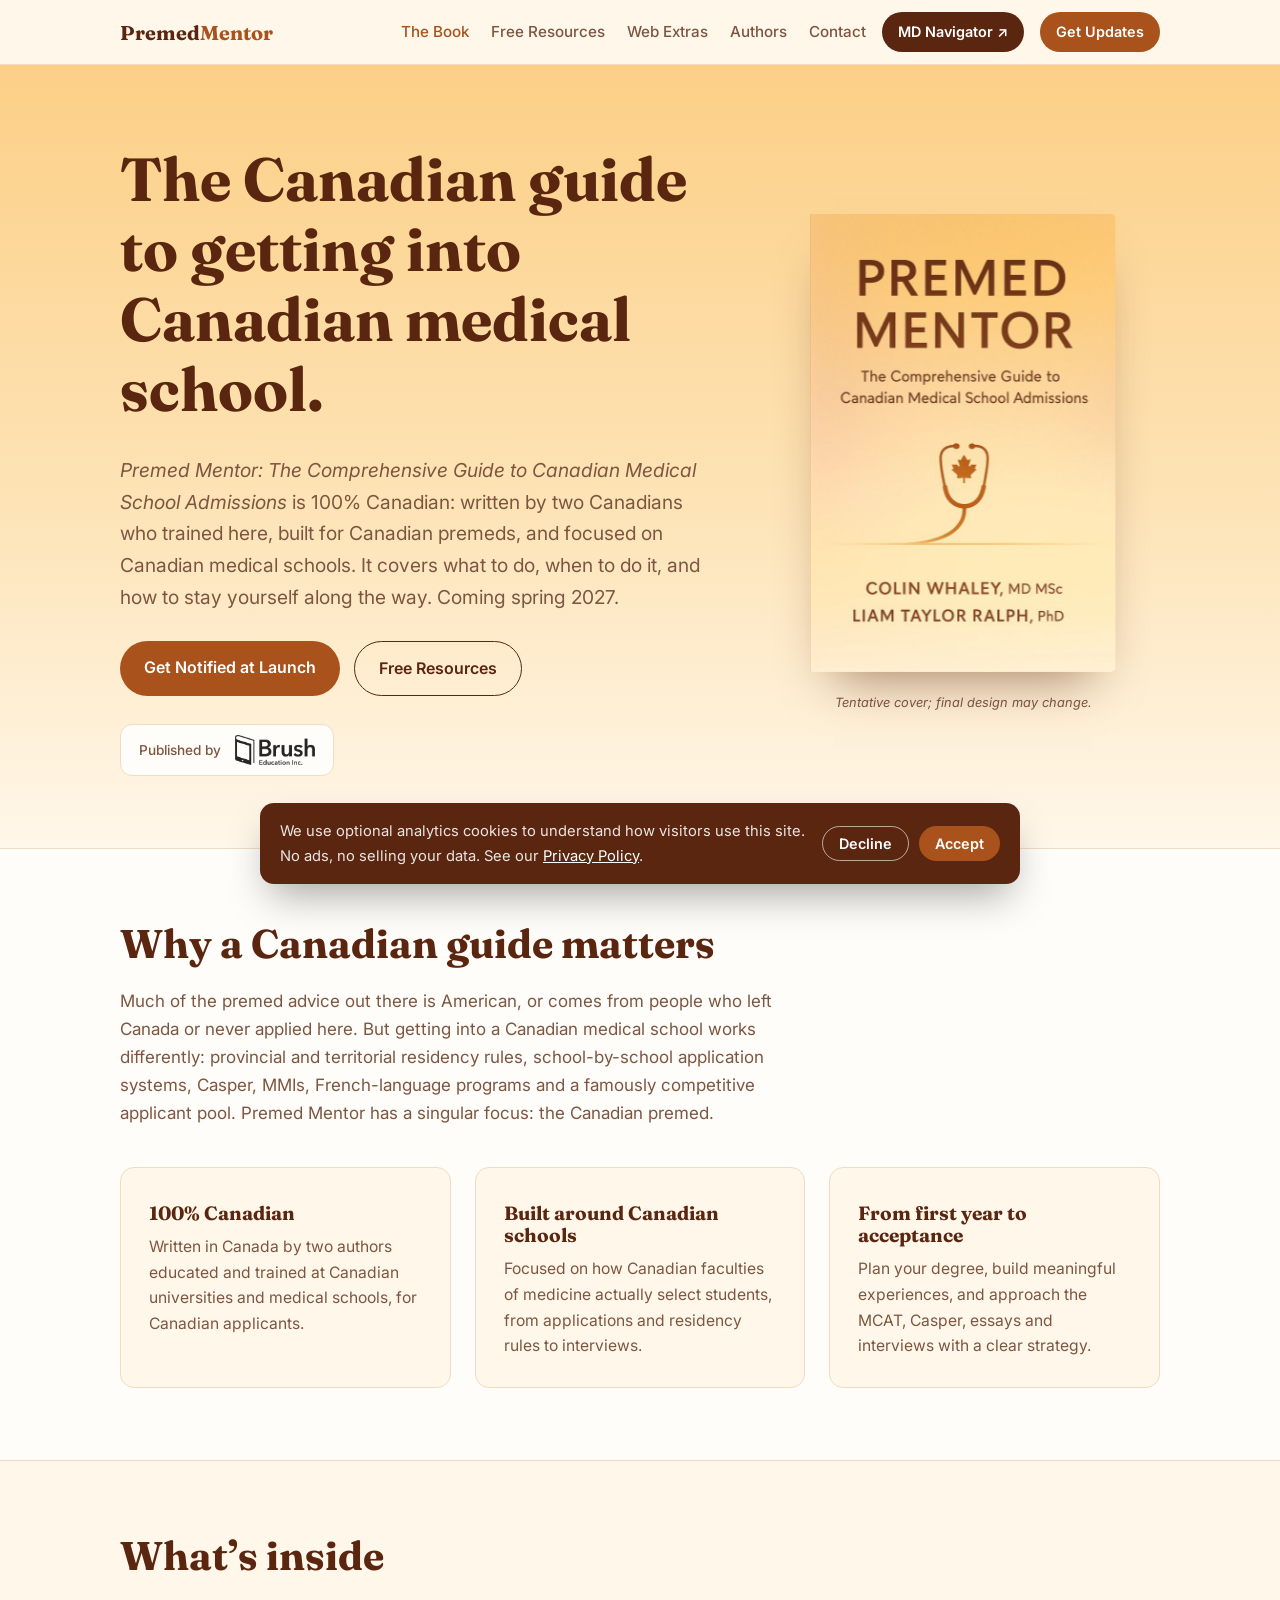
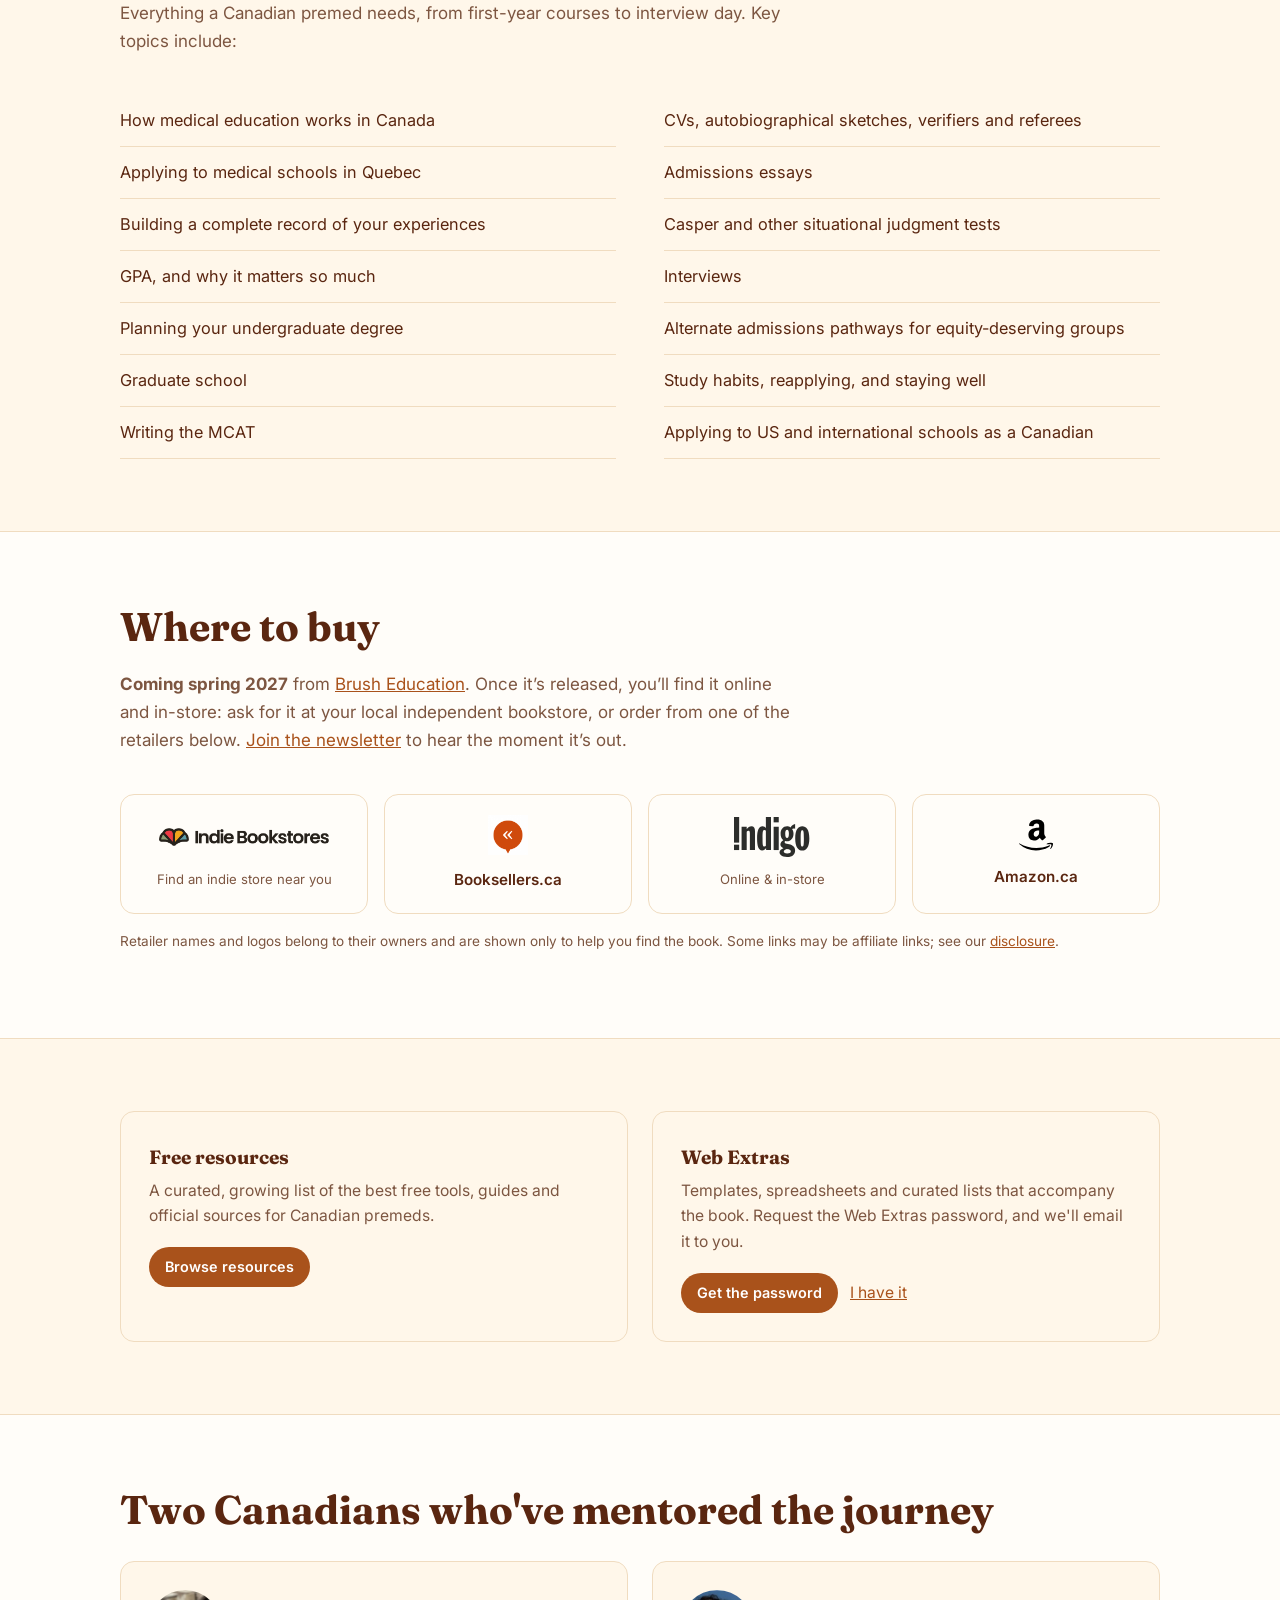
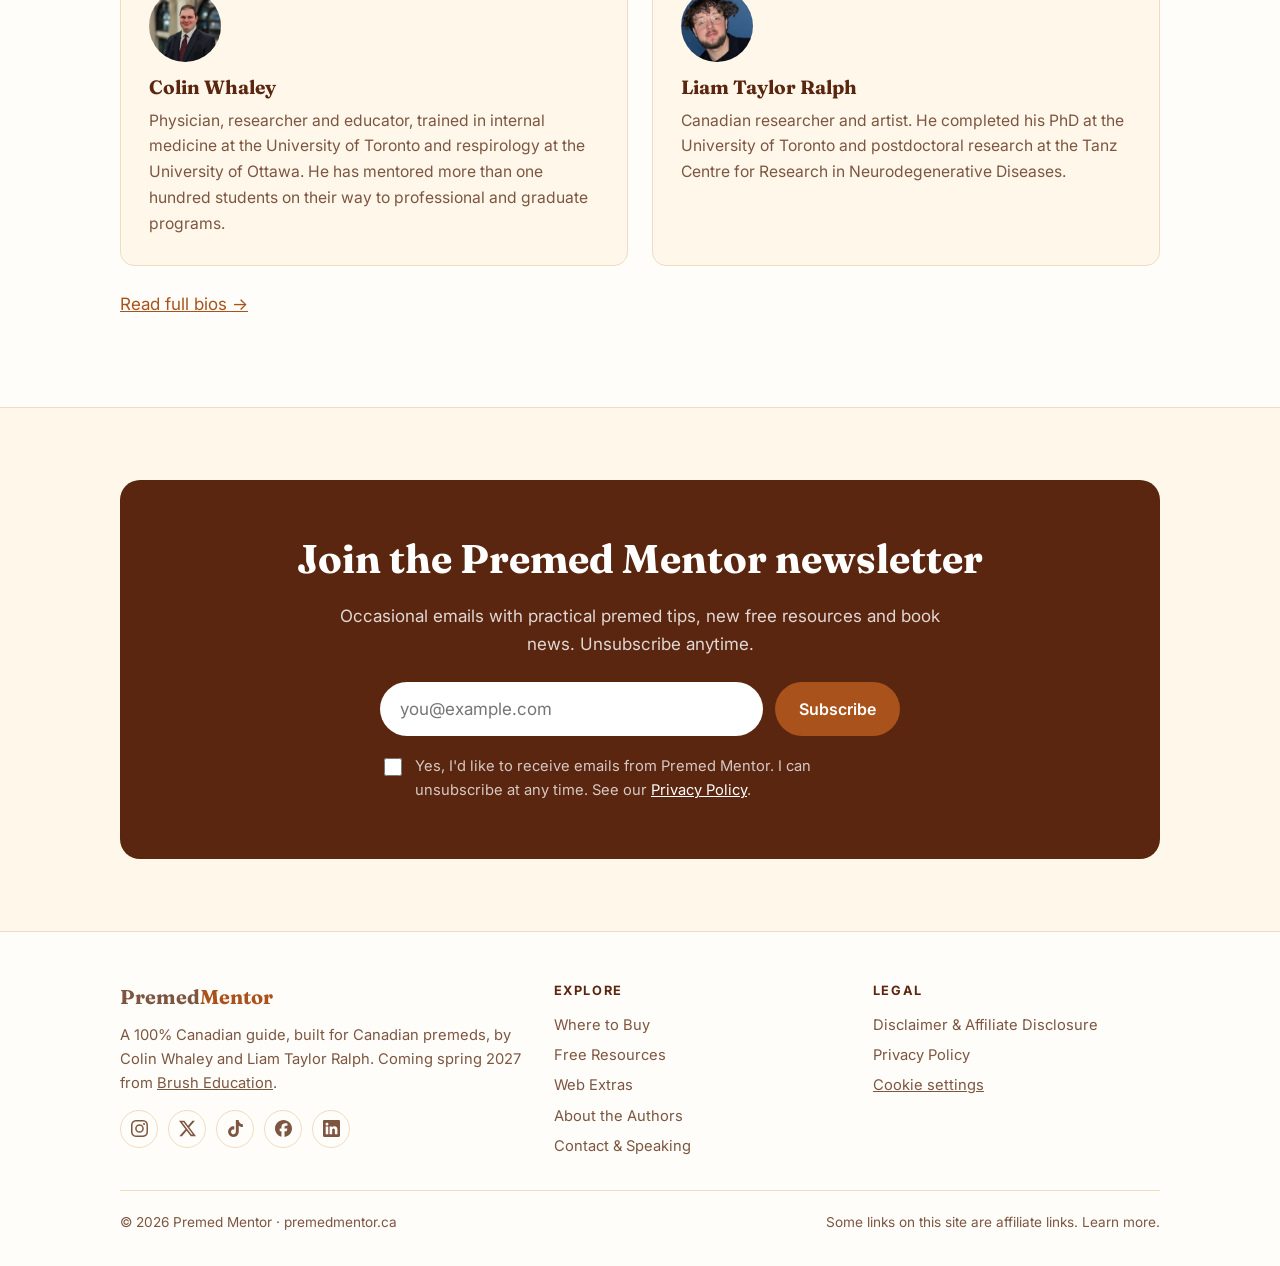
<file: index.html>
<!doctype html>
<html lang="en-CA">
<head>
<meta charset="utf-8">
<meta name="viewport" content="width=device-width, initial-scale=1">
<title>Premed Mentor — The Comprehensive Guide to Canadian Medical School Admissions</title>
<meta name="description" content="Premed Mentor: The Comprehensive Guide to Canadian Medical School Admissions. A 100% Canadian guide built for Canadian premeds, by Colin Whaley and Liam Taylor Ralph. Coming spring 2027 from Brush Education. Where to buy, free resources and Web Extras.">
<link rel="preconnect" href="https://fonts.googleapis.com">
<link rel="preconnect" href="https://fonts.gstatic.com" crossorigin>
<link href="https://fonts.googleapis.com/css2?family=Fraunces:opsz,wght@9..144,500;9..144,700&family=Inter:wght@400;500;600&display=swap" rel="stylesheet">
<link rel="stylesheet" href="/style.css?v=202610221005">
</head>
<body>
<div id="site-header"></div>

<main>
  <section class="hero">
    <div class="wrap">
      <div>
        <h1>The Canadian guide to getting into Canadian medical school.</h1>
        <p class="lead"><em>Premed Mentor: The Comprehensive Guide to Canadian Medical School Admissions</em> is 100% Canadian: written by two Canadians who trained here, built for Canadian premeds, and focused on Canadian medical schools. It covers what to do, when to do it, and how to stay yourself along the way. Coming spring 2027.</p>
        <div class="ctas">
          <a class="btn" href="#newsletter">Get Notified at Launch</a>
          <a class="btn ghost" href="/resources">Free Resources</a>
        </div>
        <a class="publisher" href="https://brusheducation.ca/" target="_blank" rel="noopener">
          <span>Published by</span>
          <img src="/logo-brush-education.png" alt="Brush Education Inc.">
        </a>
      </div>
      <div>
        <div class="book-wrap">
          <div class="book">
            <span class="back" aria-hidden="true"></span>
            <span class="spine" aria-hidden="true"></span>
            <span class="pages" aria-hidden="true"></span>
            <img src="/cover.jpg" alt="Cover of Premed Mentor by Colin Whaley and Liam Taylor Ralph" width="640" height="960">
          </div>
        </div>
        <p class="cover-note">Tentative cover; final design may change.</p>
      </div>
      </div>
    </div>
  </section>

  <section id="about" class="alt">
    <div class="wrap">
      <h2>Why a Canadian guide matters</h2>
      <p class="section-lead">Much of the premed advice out there is American, or comes from people who left Canada or never applied here. But getting into a Canadian medical school works differently: provincial and territorial residency rules, school-by-school application systems, Casper, MMIs, French-language programs and a famously competitive applicant pool. Premed Mentor has a singular focus: the Canadian premed.</p>
      <div class="grid">
        <div class="card">
          <h3>100% Canadian</h3>
          <p>Written in Canada by two authors educated and trained at Canadian universities and medical schools, for Canadian applicants.</p>
        </div>
        <div class="card">
          <h3>Built around Canadian schools</h3>
          <p>Focused on how Canadian faculties of medicine actually select students, from applications and residency rules to interviews.</p>
        </div>
        <div class="card">
          <h3>From first year to acceptance</h3>
          <p>Plan your degree, build meaningful experiences, and approach the MCAT, Casper, essays and interviews with a clear strategy.</p>
        </div>
      </div>
    </div>
  </section>

  <section id="contents">
    <div class="wrap">
      <h2>What&rsquo;s inside</h2>
      <p class="section-lead">Everything a Canadian premed needs, from first-year courses to interview day. Key topics include:</p>
      <ul class="topics">
        <li>How medical education works in Canada</li>
        <li>Applying to medical schools in Quebec</li>
        <li>Building a complete record of your experiences</li>
        <li>GPA, and why it matters so much</li>
        <li>Planning your undergraduate degree</li>
        <li>Graduate school</li>
        <li>Writing the MCAT</li>
        <li>CVs, autobiographical sketches, verifiers and referees</li>
        <li>Admissions essays</li>
        <li>Casper and other situational judgment tests</li>
        <li>Interviews</li>
        <li>Alternate admissions pathways for equity-deserving groups</li>
        <li>Study habits, reapplying, and staying well</li>
        <li>Applying to US and international schools as a Canadian</li>
      </ul>
    </div>
  </section>

  <section id="buy" class="alt">
    <div class="wrap">
      <h2>Where to buy</h2>
      <p class="section-lead"><strong>Coming spring 2027</strong> from <a href="https://brusheducation.ca/" target="_blank" rel="noopener">Brush Education</a>. Once it&rsquo;s released, you&rsquo;ll find it online and in-store: ask for it at your local independent bookstore, or order from one of the retailers below. <a href="#newsletter">Join the newsletter</a> to hear the moment it&rsquo;s out.</p>
      <!-- TODO: swap each href for the book's direct product page once available -->
      <div class="stores">
        <a class="store" href="https://www.indiebookstores.ca/" target="_blank" rel="noopener">
          <img src="/logo-indiebookstores.png" alt="Indie Bookstores">
          <small>Find an indie store near you</small>
        </a>
        <a class="store" href="https://www.booksellers.ca/" target="_blank" rel="noopener">
          <img src="/logo-booksellers.png" alt="">
          <span>Booksellers.ca</span>
        </a>
        <a class="store" href="https://www.indigo.ca/" target="_blank" rel="noopener">
          <img src="/logo-indigo.svg" alt="Indigo">
          <small>Online &amp; in-store</small>
        </a>
        <a class="store" href="https://www.amazon.ca/" target="_blank" rel="noopener">
          <img src="/logo-amazon.svg" alt="" style="height:34px">
          <span>Amazon.ca</span>
        </a>
      </div>
      <p class="note-small">Retailer names and logos belong to their owners and are shown only to help you find the book. Some links may be affiliate links; see our <a href="/disclosures#affiliate">disclosure</a>.</p>
    </div>
  </section>

  <section>
    <div class="wrap">
      <div class="grid two">
        <div class="card">
          <h3>Free resources</h3>
          <p>A curated, growing list of the best free tools, guides and official sources for Canadian premeds.</p>
          <p style="margin-top:18px"><a class="btn small" href="/resources">Browse resources</a></p>
        </div>
        <div class="card">
          <h3>Web Extras</h3>
          <p>Templates, spreadsheets and curated lists that accompany the book. Request the Web Extras password, and we'll email it to you.</p>
          <p style="margin-top:18px"><a class="btn small" href="/access">Get the password</a> &nbsp; <a href="/extras">I have it</a></p>
        </div>
      </div>
    </div>
  </section>

  <section class="alt">
    <div class="wrap">
      <h2>Two Canadians who've mentored the journey</h2>
      <div class="grid two" style="margin-top:28px">
        <div class="card">
          <img class="avatar small" src="/photo-colin.jpg" alt="Colin Whaley" width="72" height="72">
          <h3>Colin Whaley</h3>
          <p>Physician, researcher and educator, trained in internal medicine at the University of Toronto and respirology at the University of Ottawa. He has mentored more than one hundred students on their way to professional and graduate programs.</p>
        </div>
        <div class="card">
          <img class="avatar small" src="/photo-liam.jpg" alt="Liam Taylor Ralph" width="72" height="72">
          <h3>Liam Taylor Ralph</h3>
          <p>Canadian researcher and artist. He completed his PhD at the University of Toronto and postdoctoral research at the Tanz Centre for Research in Neurodegenerative Diseases.</p>
        </div>
      </div>
      <p style="margin-top:24px"><a href="/about">Read full bios &rarr;</a></p>
    </div>
  </section>

  <section id="newsletter">
    <div class="wrap">
      <div class="signup">
        <h2>Join the Premed Mentor newsletter</h2>
        <p>Occasional emails with practical premed tips, new free resources and book news. Unsubscribe anytime.</p>
        <form class="form" data-form="newsletter" data-success="Almost done! Check your inbox to confirm your subscription.">
          <div class="inline">
            <input type="email" name="email" placeholder="you@example.com" aria-label="Email address" required>
            <button class="btn" type="submit">Subscribe</button>
          </div>
          <div class="hp" aria-hidden="true"><label>Website <input type="text" name="website" tabindex="-1" autocomplete="off"></label></div>
          <div class="check">
            <input type="checkbox" id="nl-consent" name="newsletter" required>
            <label for="nl-consent">Yes, I'd like to receive emails from Premed Mentor. I can unsubscribe at any time. See our <a href="/privacy">Privacy Policy</a>.</label>
          </div>
          <div class="status" role="status" aria-live="polite"></div>
        </form>
      </div>
    </div>
  </section>
</main>

<div id="site-footer"></div>
<script src="/site.js?v=202610221005"></script>
</body>
</html>
</file>
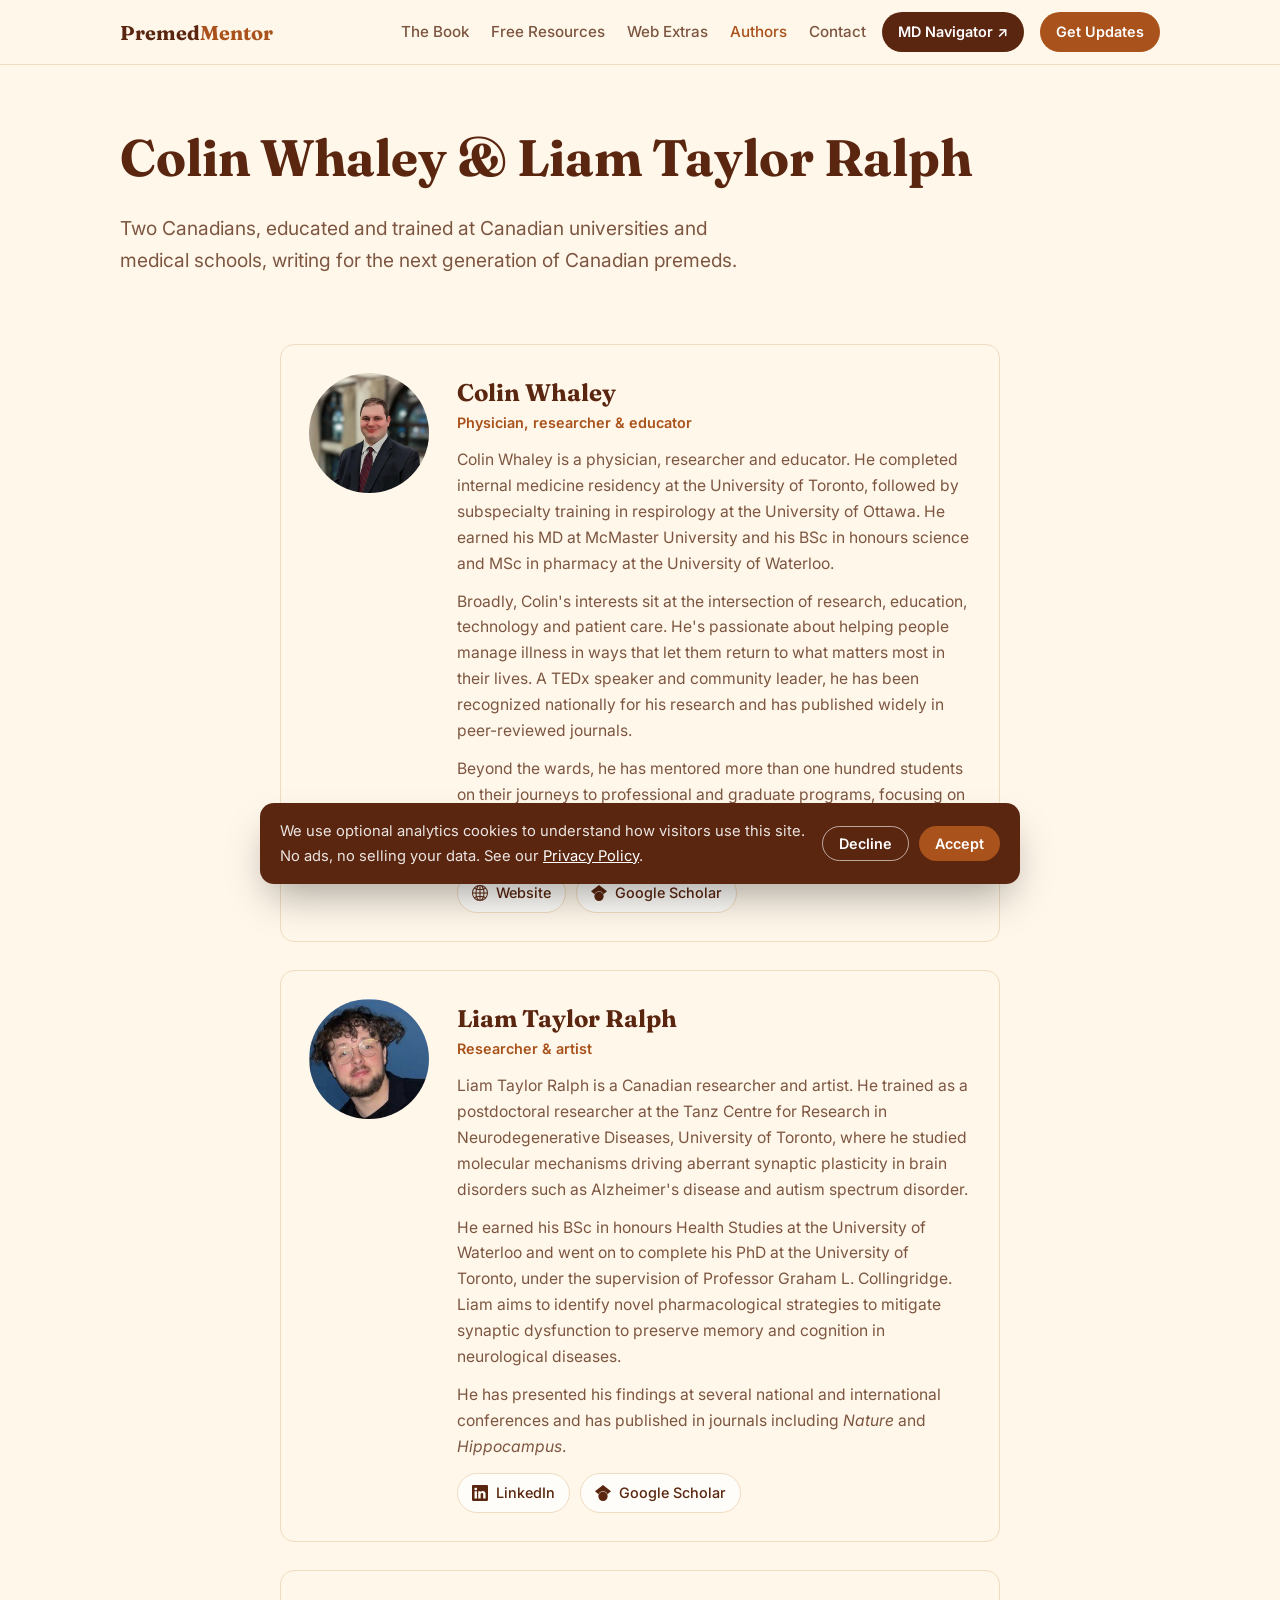
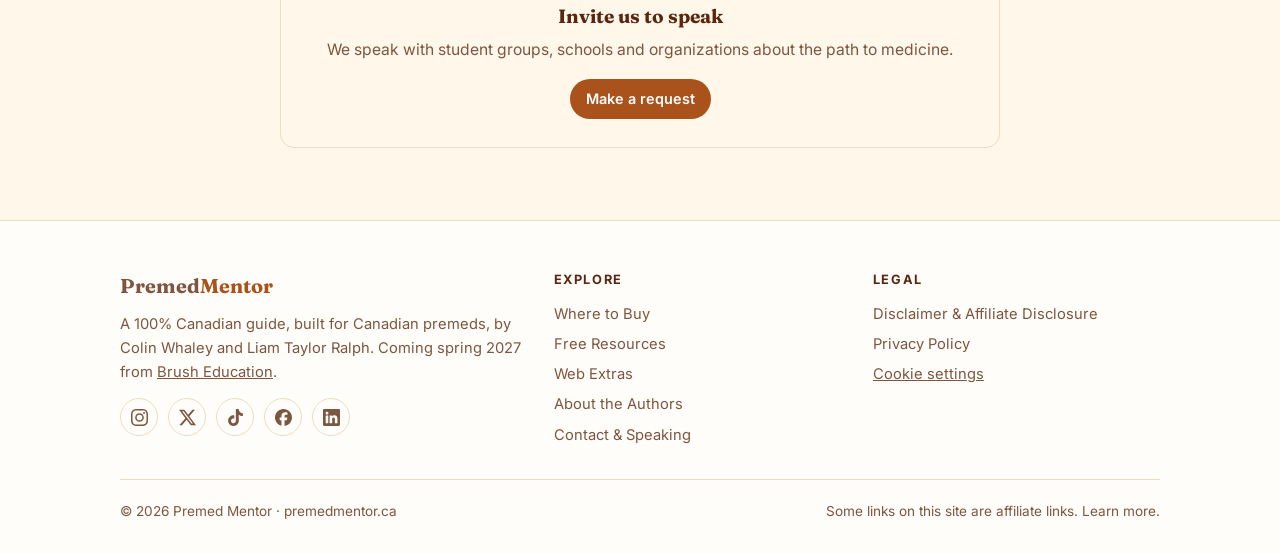
<file: about.html>
<!doctype html>
<html lang="en-CA">
<head>
<meta charset="utf-8">
<meta name="viewport" content="width=device-width, initial-scale=1">
<title>About the Authors — Premed Mentor</title>
<meta name="description" content="Meet Canadian authors Colin Whaley and Liam Taylor Ralph, authors of Premed Mentor: The Comprehensive Guide to Canadian Medical School Admissions.">
<link rel="preconnect" href="https://fonts.googleapis.com">
<link rel="preconnect" href="https://fonts.gstatic.com" crossorigin>
<link href="https://fonts.googleapis.com/css2?family=Fraunces:opsz,wght@9..144,500;9..144,700&family=Inter:wght@400;500;600&display=swap" rel="stylesheet">
<link rel="stylesheet" href="/style.css?v=202610221005">
</head>
<body>
<div id="site-header"></div>

<main>
  <div class="page-head">
    <div class="wrap">
      <h1>Colin Whaley &amp; Liam Taylor Ralph</h1>
      <p class="lead">Two Canadians, educated and trained at Canadian universities and medical schools, writing for the next generation of Canadian premeds.</p>
    </div>
  </div>

  <section style="padding-top:24px">
    <div class="wrap narrow" style="display:grid;gap:28px">
      <article class="card author-card">
        <img class="avatar" src="/photo-colin.jpg" alt="Colin Whaley" width="120" height="120">
        <div>
          <h3>Colin Whaley</h3>
          <div class="role">Physician, researcher &amp; educator</div>
          <p>Colin Whaley is a physician, researcher and educator. He completed internal medicine residency at the University of Toronto, followed by subspecialty training in respirology at the University of Ottawa. He earned his MD at McMaster University and his BSc in honours science and MSc in pharmacy at the University of Waterloo.</p>
          <p>Broadly, Colin's interests sit at the intersection of research, education, technology and patient care. He's passionate about helping people manage illness in ways that let them return to what matters most in their lives. A TEDx speaker and community leader, he has been recognized nationally for his research and has published widely in peer-reviewed journals.</p>
          <p>Beyond the wards, he has mentored more than one hundred students on their journeys to professional and graduate programs, focusing on the stories, motivations and lived experiences that inspire people to pursue careers in health care.</p>
          <div class="chips">
            <a class="chip" data-author-link="colin.website">Website</a>
            <a class="chip" data-author-link="colin.scholar">Google Scholar</a>
          </div>
        </div>
      </article>

      <article class="card author-card">
        <img class="avatar" src="/photo-liam.jpg" alt="Liam Taylor Ralph" width="120" height="120">
        <div>
          <h3>Liam Taylor Ralph</h3>
          <div class="role">Researcher &amp; artist</div>
          <p>Liam Taylor Ralph is a Canadian researcher and artist. He trained as a postdoctoral researcher at the Tanz Centre for Research in Neurodegenerative Diseases, University of Toronto, where he studied molecular mechanisms driving aberrant synaptic plasticity in brain disorders such as Alzheimer's disease and autism spectrum disorder.</p>
          <p>He earned his BSc in honours Health Studies at the University of Waterloo and went on to complete his PhD at the University of Toronto, under the supervision of Professor Graham L. Collingridge. Liam aims to identify novel pharmacological strategies to mitigate synaptic dysfunction to preserve memory and cognition in neurological diseases.</p>
          <p>He has presented his findings at several national and international conferences and has published in journals including <em>Nature</em> and <em>Hippocampus</em>.</p>
          <div class="chips">
            <a class="chip" data-author-link="liam.linkedin">LinkedIn</a>
            <a class="chip" data-author-link="liam.scholar">Google Scholar</a>
          </div>
        </div>
      </article>

      <div class="card" style="text-align:center">
        <h3>Invite us to speak</h3>
        <p>We speak with student groups, schools and organizations about the path to medicine.</p>
        <p style="margin-top:16px"><a class="btn small" href="/contact?topic=speaking">Make a request</a></p>
      </div>
    </div>
  </section>
</main>

<div id="site-footer"></div>
<script src="/site.js?v=202610221005"></script>
</body>
</html>
</file>
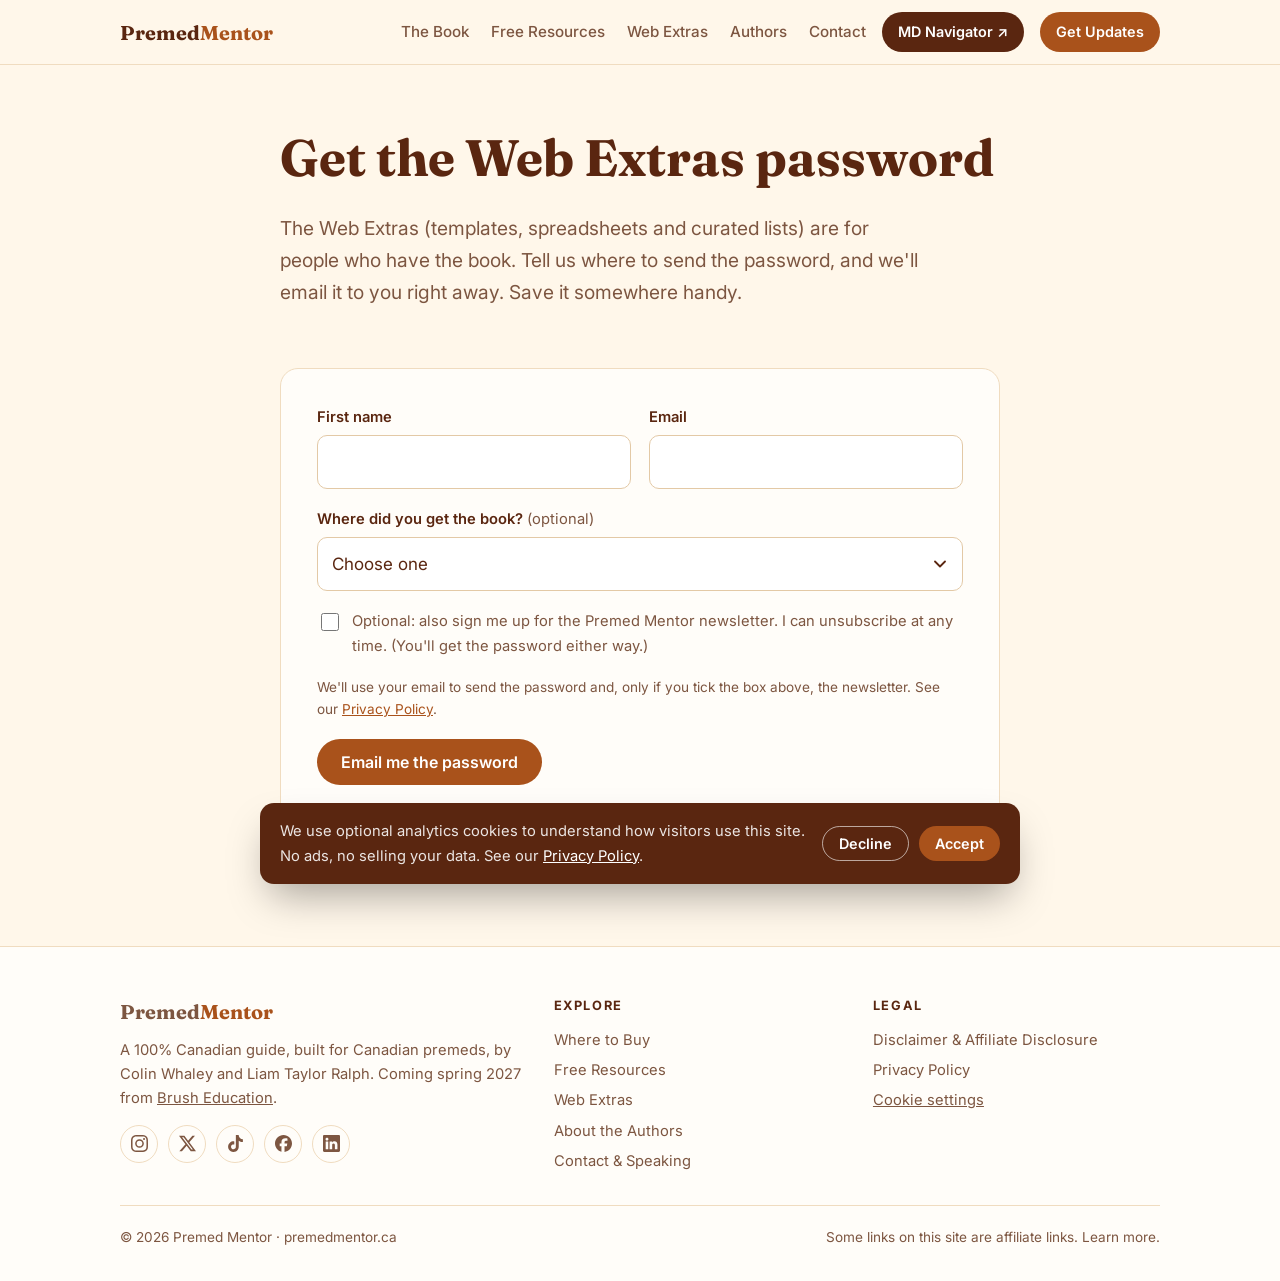
<file: access.html>
<!doctype html>
<html lang="en-CA">
<head>
<meta charset="utf-8">
<meta name="viewport" content="width=device-width, initial-scale=1">
<title>Get the Web Extras Password — Premed Mentor</title>
<meta name="description" content="Readers of Premed Mentor can request the password for the Web Extras area.">
<link rel="preconnect" href="https://fonts.googleapis.com">
<link rel="preconnect" href="https://fonts.gstatic.com" crossorigin>
<link href="https://fonts.googleapis.com/css2?family=Fraunces:opsz,wght@9..144,500;9..144,700&family=Inter:wght@400;500;600&display=swap" rel="stylesheet">
<link rel="stylesheet" href="/style.css?v=202610221005">
</head>
<body>
<div id="site-header"></div>

<main>
  <div class="page-head">
    <div class="wrap narrow">
      <h1>Get the Web Extras password</h1>
      <p class="lead">The Web Extras (templates, spreadsheets and curated lists) are for people who have the book. Tell us where to send the password, and we'll email it to you right away. Save it somewhere handy.</p>
    </div>
  </div>

  <section style="padding-top:16px">
    <div class="wrap narrow">
      <form class="form form-card" data-form="access" data-success="Done! Check your inbox for an email with the Web Extras password (and your spam folder, just in case).">
        <div class="row">
          <div><label for="a-name">First name</label><input type="text" id="a-name" name="name" required maxlength="120" autocomplete="given-name"></div>
          <div><label for="a-email">Email</label><input type="email" id="a-email" name="email" required maxlength="200" autocomplete="email"></div>
        </div>
        <div>
          <label for="a-where">Where did you get the book? <span class="opt">(optional)</span></label>
          <select id="a-where" name="source">
            <option value="">Choose one</option>
            <option>Independent bookstore</option>
            <option>Indigo / Chapters</option>
            <option>Amazon</option>
            <option>Library</option>
            <option>Gift or borrowed</option>
            <option>Other</option>
          </select>
        </div>
        <div class="hp" aria-hidden="true"><label>Website <input type="text" name="website" tabindex="-1" autocomplete="off"></label></div>
        <div class="check">
          <input type="checkbox" id="a-nl" name="newsletter">
          <label for="a-nl">Optional: also sign me up for the Premed Mentor newsletter. I can unsubscribe at any time. (You'll get the password either way.)</label>
        </div>
        <p class="note-small" style="margin:0">We'll use your email to send the password and, only if you tick the box above, the newsletter. See our <a href="/privacy">Privacy Policy</a>.</p>
        <div><button class="btn" type="submit">Email me the password</button></div>
        <div class="status" role="status" aria-live="polite"></div>
      </form>
      <p class="note-small">Already have the password? <a href="/extras">Go to Web Extras &rarr;</a></p>
    </div>
  </section>
</main>

<div id="site-footer"></div>
<script src="/site.js?v=202610221005"></script>
</body>
</html>
</file>
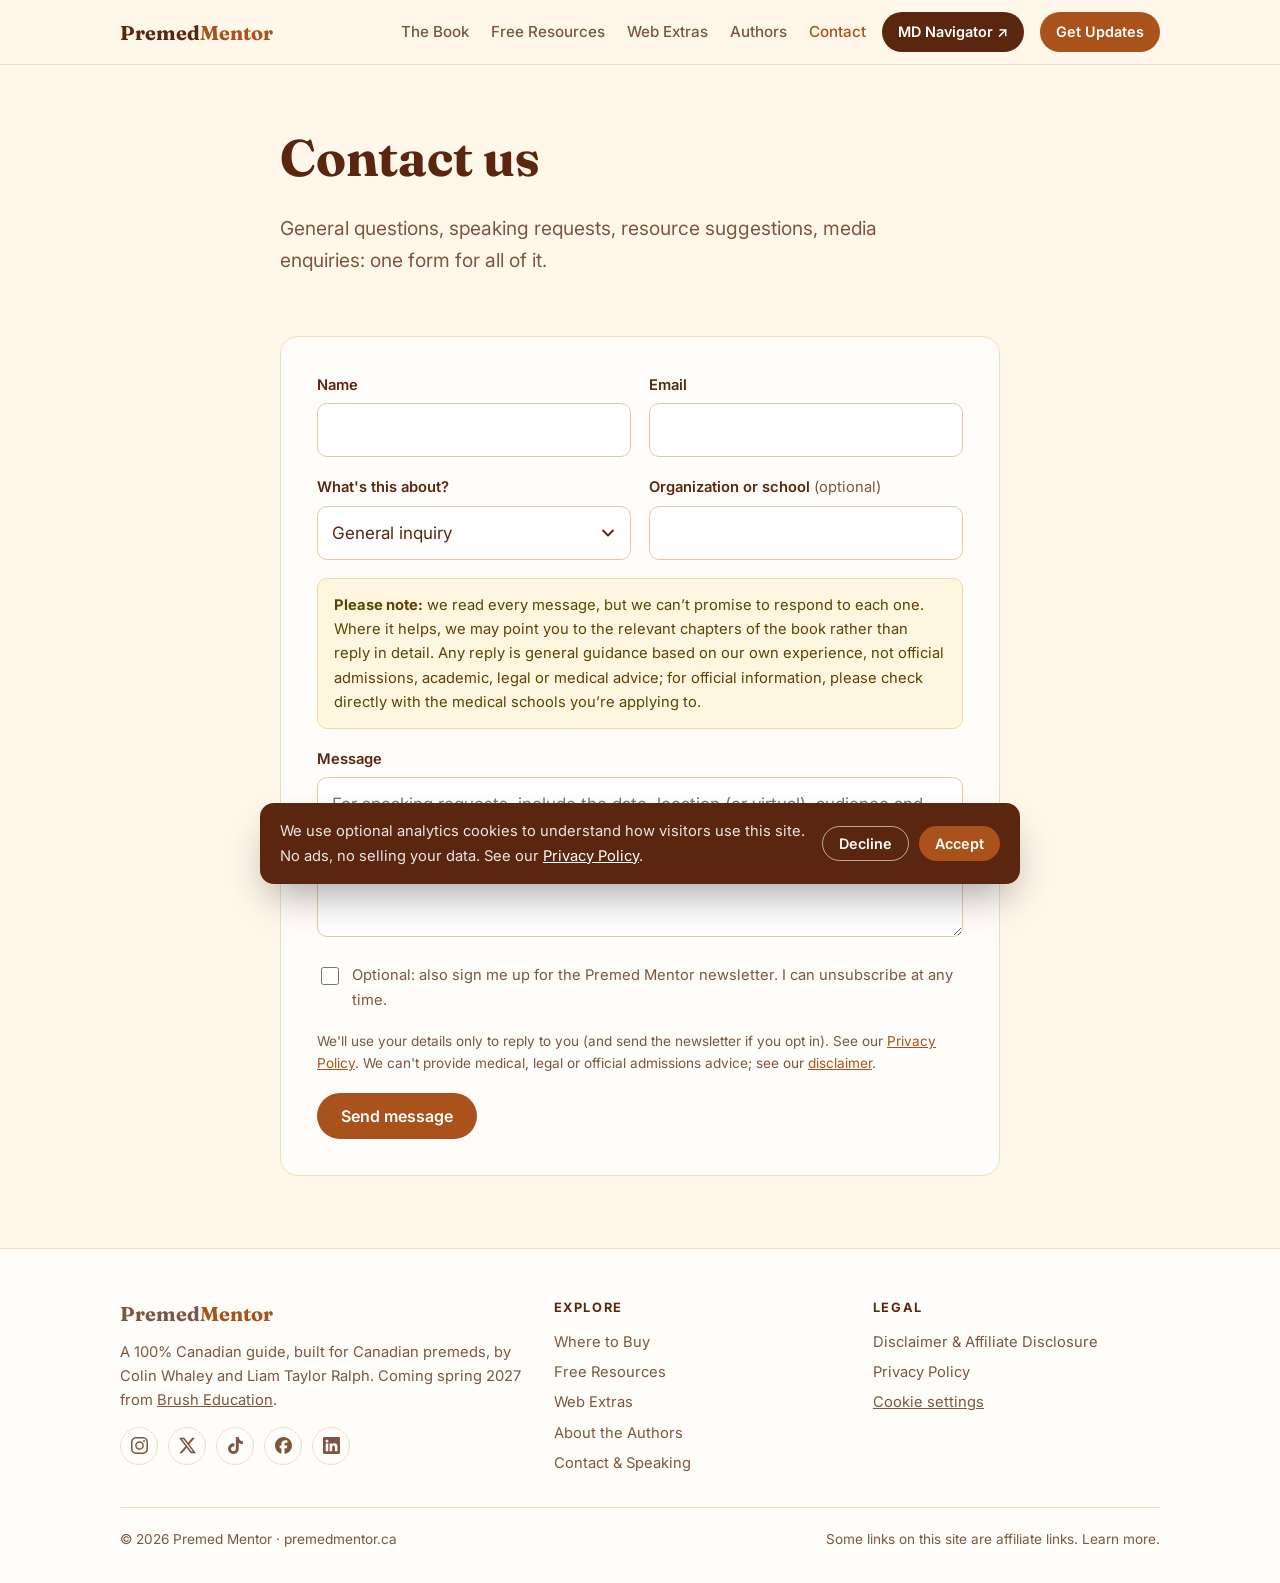
<file: contact.html>
<!doctype html>
<html lang="en-CA">
<head>
<meta charset="utf-8">
<meta name="viewport" content="width=device-width, initial-scale=1">
<title>Contact &amp; Speaking — Premed Mentor</title>
<meta name="description" content="Contact the Premed Mentor authors about speaking requests, your situation, resource suggestions, media and more.">
<link rel="preconnect" href="https://fonts.googleapis.com">
<link rel="preconnect" href="https://fonts.gstatic.com" crossorigin>
<link href="https://fonts.googleapis.com/css2?family=Fraunces:opsz,wght@9..144,500;9..144,700&family=Inter:wght@400;500;600&display=swap" rel="stylesheet">
<link rel="stylesheet" href="/style.css?v=202610221005">
</head>
<body>
<div id="site-header"></div>

<main>
  <div class="page-head">
    <div class="wrap narrow">
      <h1>Contact us</h1>
      <p class="lead">General questions, speaking requests, resource suggestions, media enquiries: one form for all of it.</p>
    </div>
  </div>

  <section style="padding-top:16px">
    <div class="wrap narrow">
      <form class="form form-card" data-form="contact" data-success="Thanks for reaching out! We'll get back to you as soon as we can.">
        <div class="row">
          <div><label for="c-name">Name</label><input type="text" id="c-name" name="name" required maxlength="120" autocomplete="name"></div>
          <div><label for="c-email">Email</label><input type="email" id="c-email" name="email" required maxlength="200" autocomplete="email"></div>
        </div>
        <div class="row">
          <div>
            <label for="c-topic">What's this about?</label>
            <select id="c-topic" name="topic" required>
              <option value="general" selected>General inquiry</option>
              <option value="speaking">Speaking or event request</option>
              <option value="suggest">Suggest a resource or product</option>
              <option value="media">Media or press</option>
              <option value="bulk">Bulk or group book orders</option>
              <option value="privacy">Privacy or data request</option>
              <option value="other">Something else</option>
            </select>
          </div>
          <div><label for="c-org">Organization or school <span class="opt">(optional)</span></label><input type="text" id="c-org" name="organization" maxlength="200" autocomplete="organization"></div>
        </div>
        <div class="caveat" id="general-note">
          <strong>Please note:</strong> we read every message, but we can&rsquo;t promise to respond to each one. Where it helps, we may point you to the relevant chapters of the book rather than reply in detail. Any reply is general guidance based on our own experience, not official admissions, academic, legal or medical advice; for official information, please check directly with the medical schools you&rsquo;re applying to.
        </div>
        <div>
          <label for="c-msg">Message</label>
          <textarea id="c-msg" name="message" required maxlength="5000" placeholder="For speaking requests, include the date, location (or virtual), audience and size. For resource suggestions, include a link."></textarea>
        </div>
        <div class="hp" aria-hidden="true"><label>Website <input type="text" name="website" tabindex="-1" autocomplete="off"></label></div>
        <div class="check">
          <input type="checkbox" id="c-nl" name="newsletter">
          <label for="c-nl">Optional: also sign me up for the Premed Mentor newsletter. I can unsubscribe at any time.</label>
        </div>
        <p class="note-small" style="margin:0">We'll use your details only to reply to you (and send the newsletter if you opt in). See our <a href="/privacy">Privacy Policy</a>. We can't provide medical, legal or official admissions advice; see our <a href="/disclosures">disclaimer</a>.</p>
        <div><button class="btn" type="submit">Send message</button></div>
        <div class="status" role="status" aria-live="polite"></div>
      </form>
    </div>
  </section>
</main>

<div id="site-footer"></div>
<script src="/site.js?v=202610221005"></script>
</body>
</html>
</file>
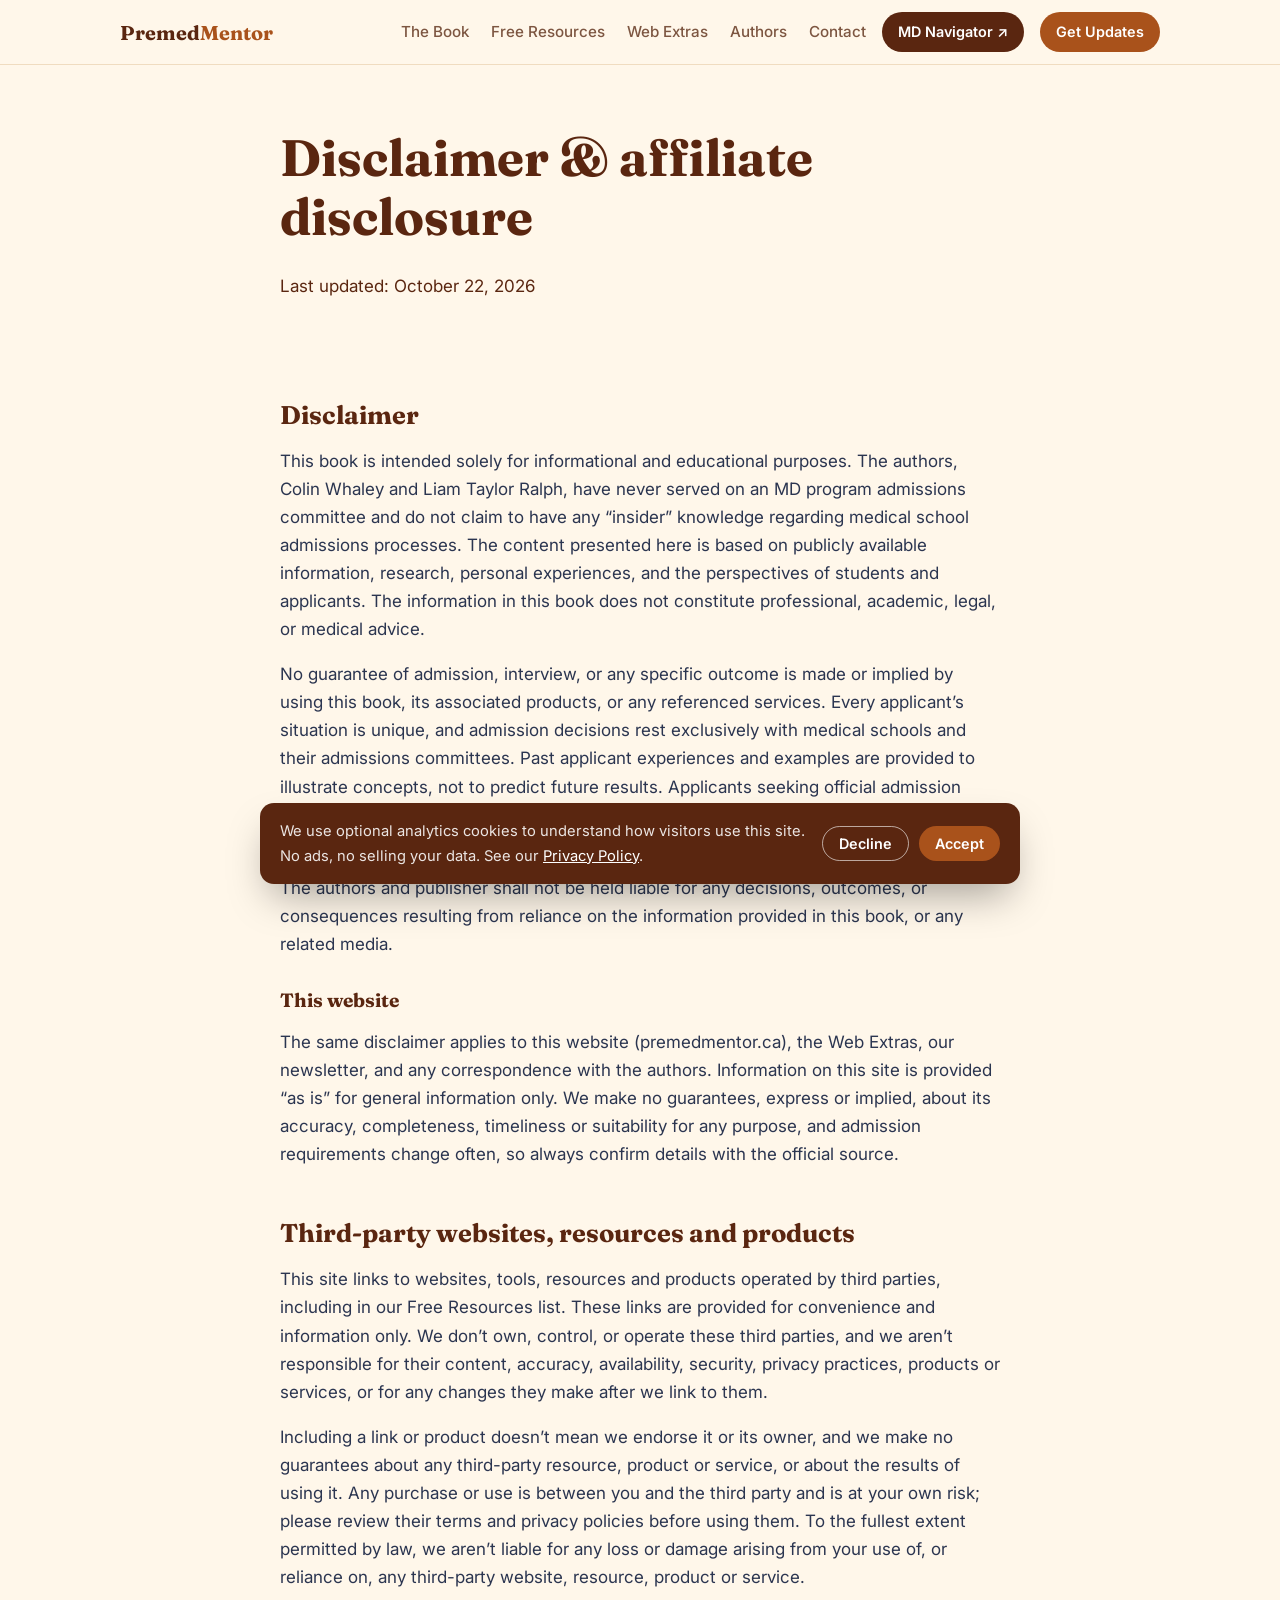
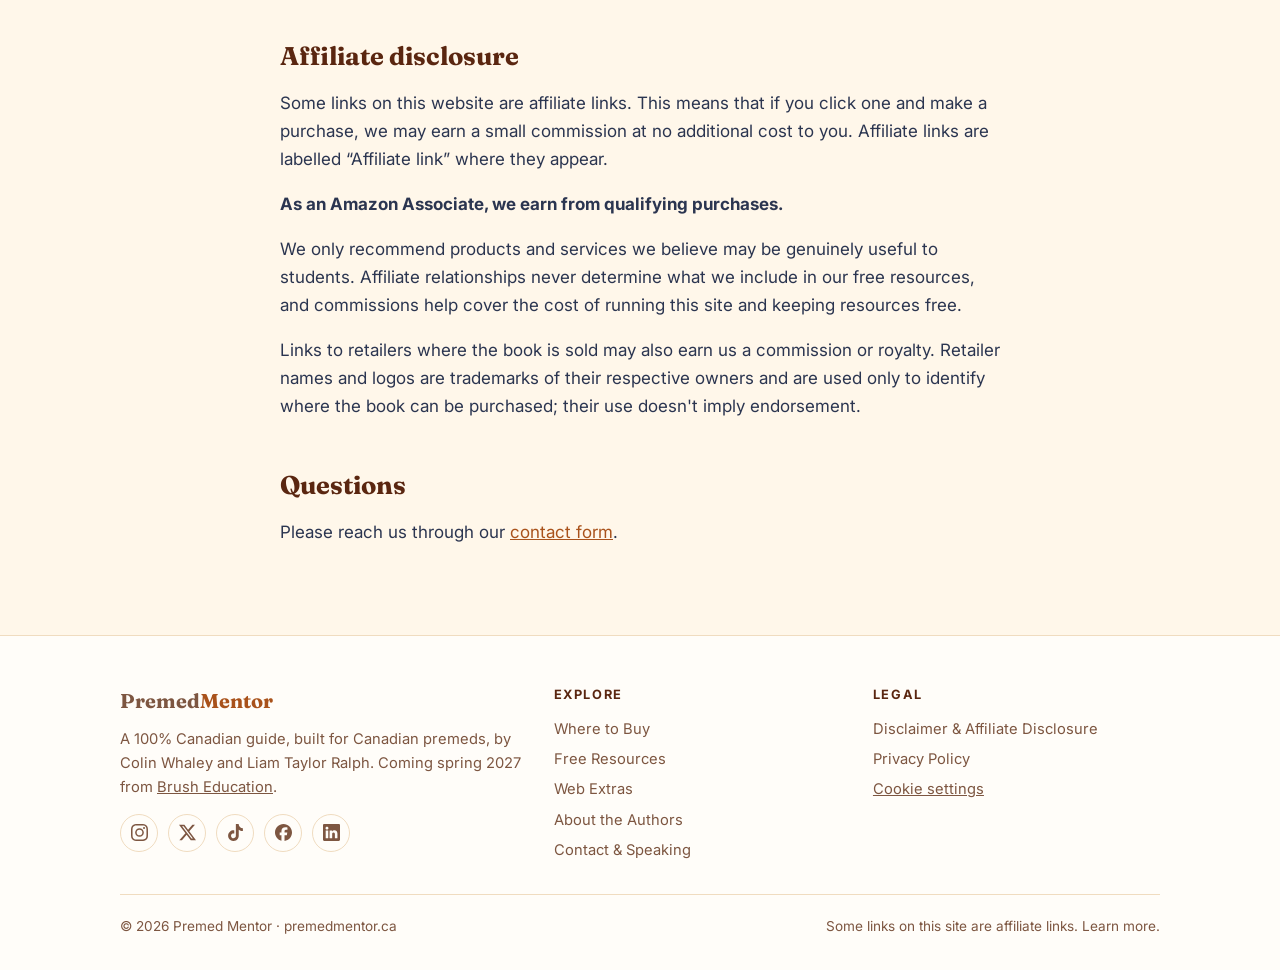
<file: disclosures.html>
<!doctype html>
<html lang="en-CA">
<head>
<meta charset="utf-8">
<meta name="viewport" content="width=device-width, initial-scale=1">
<title>Disclaimer &amp; Affiliate Disclosure — Premed Mentor</title>
<meta name="description" content="Disclaimer and affiliate disclosure for Premed Mentor and premedmentor.ca.">
<link rel="preconnect" href="https://fonts.googleapis.com">
<link rel="preconnect" href="https://fonts.gstatic.com" crossorigin>
<link href="https://fonts.googleapis.com/css2?family=Fraunces:opsz,wght@9..144,500;9..144,700&family=Inter:wght@400;500;600&display=swap" rel="stylesheet">
<link rel="stylesheet" href="/style.css?v=202610221005">
</head>
<body>
<div id="site-header"></div>

<main>
  <div class="page-head">
    <div class="wrap narrow">
      <h1>Disclaimer &amp; affiliate disclosure</h1>
      <p class="updated">Last updated: October 22, 2026</p>
    </div>
  </div>

  <section style="padding-top:8px">
    <div class="wrap narrow prose">
      <h2 id="disclaimer">Disclaimer</h2>
      <p>This book is intended solely for informational and educational purposes. The authors, Colin Whaley and Liam Taylor Ralph, have never served on an MD program admissions committee and do not claim to have any &ldquo;insider&rdquo; knowledge regarding medical school admissions processes. The content presented here is based on publicly available information, research, personal experiences, and the perspectives of students and applicants. The information in this book does not constitute professional, academic, legal, or medical advice.</p>
      <p>No guarantee of admission, interview, or any specific outcome is made or implied by using this book, its associated products, or any referenced services. Every applicant&rsquo;s situation is unique, and admission decisions rest exclusively with medical schools and their admissions committees. Past applicant experiences and examples are provided to illustrate concepts, not to predict future results. Applicants seeking official admission information should always verify details directly with the specific medical school of interest.</p>
      <p>The authors and publisher shall not be held liable for any decisions, outcomes, or consequences resulting from reliance on the information provided in this book, or any related media.</p>

      <h3>This website</h3>
      <p>The same disclaimer applies to this website (premedmentor.ca), the Web Extras, our newsletter, and any correspondence with the authors. Information on this site is provided &ldquo;as is&rdquo; for general information only. We make no guarantees, express or implied, about its accuracy, completeness, timeliness or suitability for any purpose, and admission requirements change often, so always confirm details with the official source.</p>

      <h2 id="third-party">Third-party websites, resources and products</h2>
      <p>This site links to websites, tools, resources and products operated by third parties, including in our Free Resources list. These links are provided for convenience and information only. We don&rsquo;t own, control, or operate these third parties, and we aren&rsquo;t responsible for their content, accuracy, availability, security, privacy practices, products or services, or for any changes they make after we link to them.</p>
      <p>Including a link or product doesn&rsquo;t mean we endorse it or its owner, and we make no guarantees about any third-party resource, product or service, or about the results of using it. Any purchase or use is between you and the third party and is at your own risk; please review their terms and privacy policies before using them. To the fullest extent permitted by law, we aren&rsquo;t liable for any loss or damage arising from your use of, or reliance on, any third-party website, resource, product or service.</p>

      <h2 id="affiliate">Affiliate disclosure</h2>
      <p>Some links on this website are affiliate links. This means that if you click one and make a purchase, we may earn a small commission at no additional cost to you. Affiliate links are labelled &ldquo;Affiliate link&rdquo; where they appear.</p>
      <p><strong>As an Amazon Associate, we earn from qualifying purchases.</strong></p>
      <p>We only recommend products and services we believe may be genuinely useful to students. Affiliate relationships never determine what we include in our free resources, and commissions help cover the cost of running this site and keeping resources free.</p>
      <p>Links to retailers where the book is sold may also earn us a commission or royalty. Retailer names and logos are trademarks of their respective owners and are used only to identify where the book can be purchased; their use doesn't imply endorsement.</p>

      <h2>Questions</h2>
      <p>Please reach us through our <a href="/contact">contact form</a>.</p>
    </div>
  </section>
</main>

<div id="site-footer"></div>
<script src="/site.js?v=202610221005"></script>
</body>
</html>
</file>
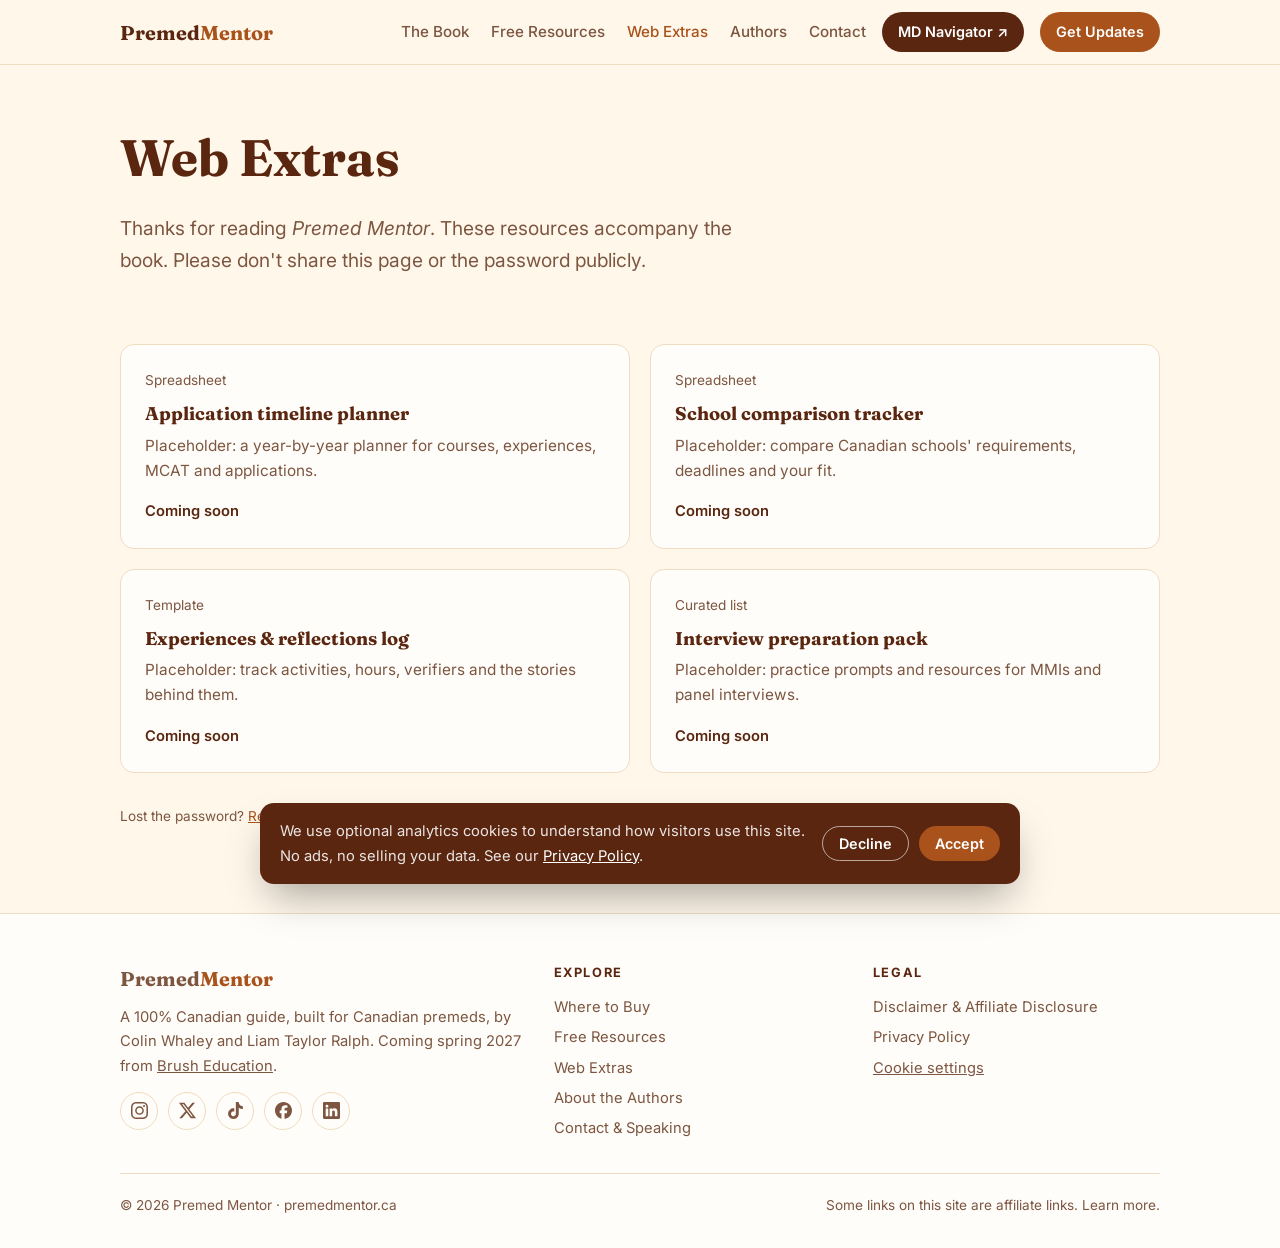
<file: extras.html>
<!doctype html>
<html lang="en-CA">
<head>
<meta charset="utf-8">
<meta name="viewport" content="width=device-width, initial-scale=1">
<meta name="robots" content="noindex, nofollow">
<title>Web Extras — Premed Mentor</title>
<link rel="preconnect" href="https://fonts.googleapis.com">
<link rel="preconnect" href="https://fonts.gstatic.com" crossorigin>
<link href="https://fonts.googleapis.com/css2?family=Fraunces:opsz,wght@9..144,500;9..144,700&family=Inter:wght@400;500;600&display=swap" rel="stylesheet">
<link rel="stylesheet" href="/style.css?v=202610221005">
</head>
<body>
<!-- This page is only served after the Web Extras password is entered (see _worker.js). -->
<div id="site-header"></div>

<main>
  <div class="page-head">
    <div class="wrap">
      <h1>Web Extras</h1>
      <p class="lead">Thanks for reading <em>Premed Mentor</em>. These resources accompany the book. Please don't share this page or the password publicly.</p>
    </div>
  </div>

  <section style="padding-top:24px">
    <div class="wrap">
      <!-- TODO: replace each placeholder with a real link. Share Google files as "Viewer"; for templates, use a /copy link. -->
      <div class="res-list">
        <article class="res">
          <div class="meta"><span class="tag">Spreadsheet</span></div>
          <h3>Application timeline planner</h3>
          <p>Placeholder: a year-by-year planner for courses, experiences, MCAT and applications.</p>
          <span class="go">Coming soon</span>
        </article>
        <article class="res">
          <div class="meta"><span class="tag">Spreadsheet</span></div>
          <h3>School comparison tracker</h3>
          <p>Placeholder: compare Canadian schools' requirements, deadlines and your fit.</p>
          <span class="go">Coming soon</span>
        </article>
        <article class="res">
          <div class="meta"><span class="tag">Template</span></div>
          <h3>Experiences &amp; reflections log</h3>
          <p>Placeholder: track activities, hours, verifiers and the stories behind them.</p>
          <span class="go">Coming soon</span>
        </article>
        <article class="res">
          <div class="meta"><span class="tag">Curated list</span></div>
          <h3>Interview preparation pack</h3>
          <p>Placeholder: practice prompts and resources for MMIs and panel interviews.</p>
          <span class="go">Coming soon</span>
        </article>
      </div>
      <p class="note-small" style="margin-top:32px">Lost the password? <a href="/access">Request it again</a>. Problems? <a href="/contact">Contact us</a>.</p>
    </div>
  </section>
</main>

<div id="site-footer"></div>
<script src="/site.js?v=202610221005"></script>
</body>
</html>
</file>
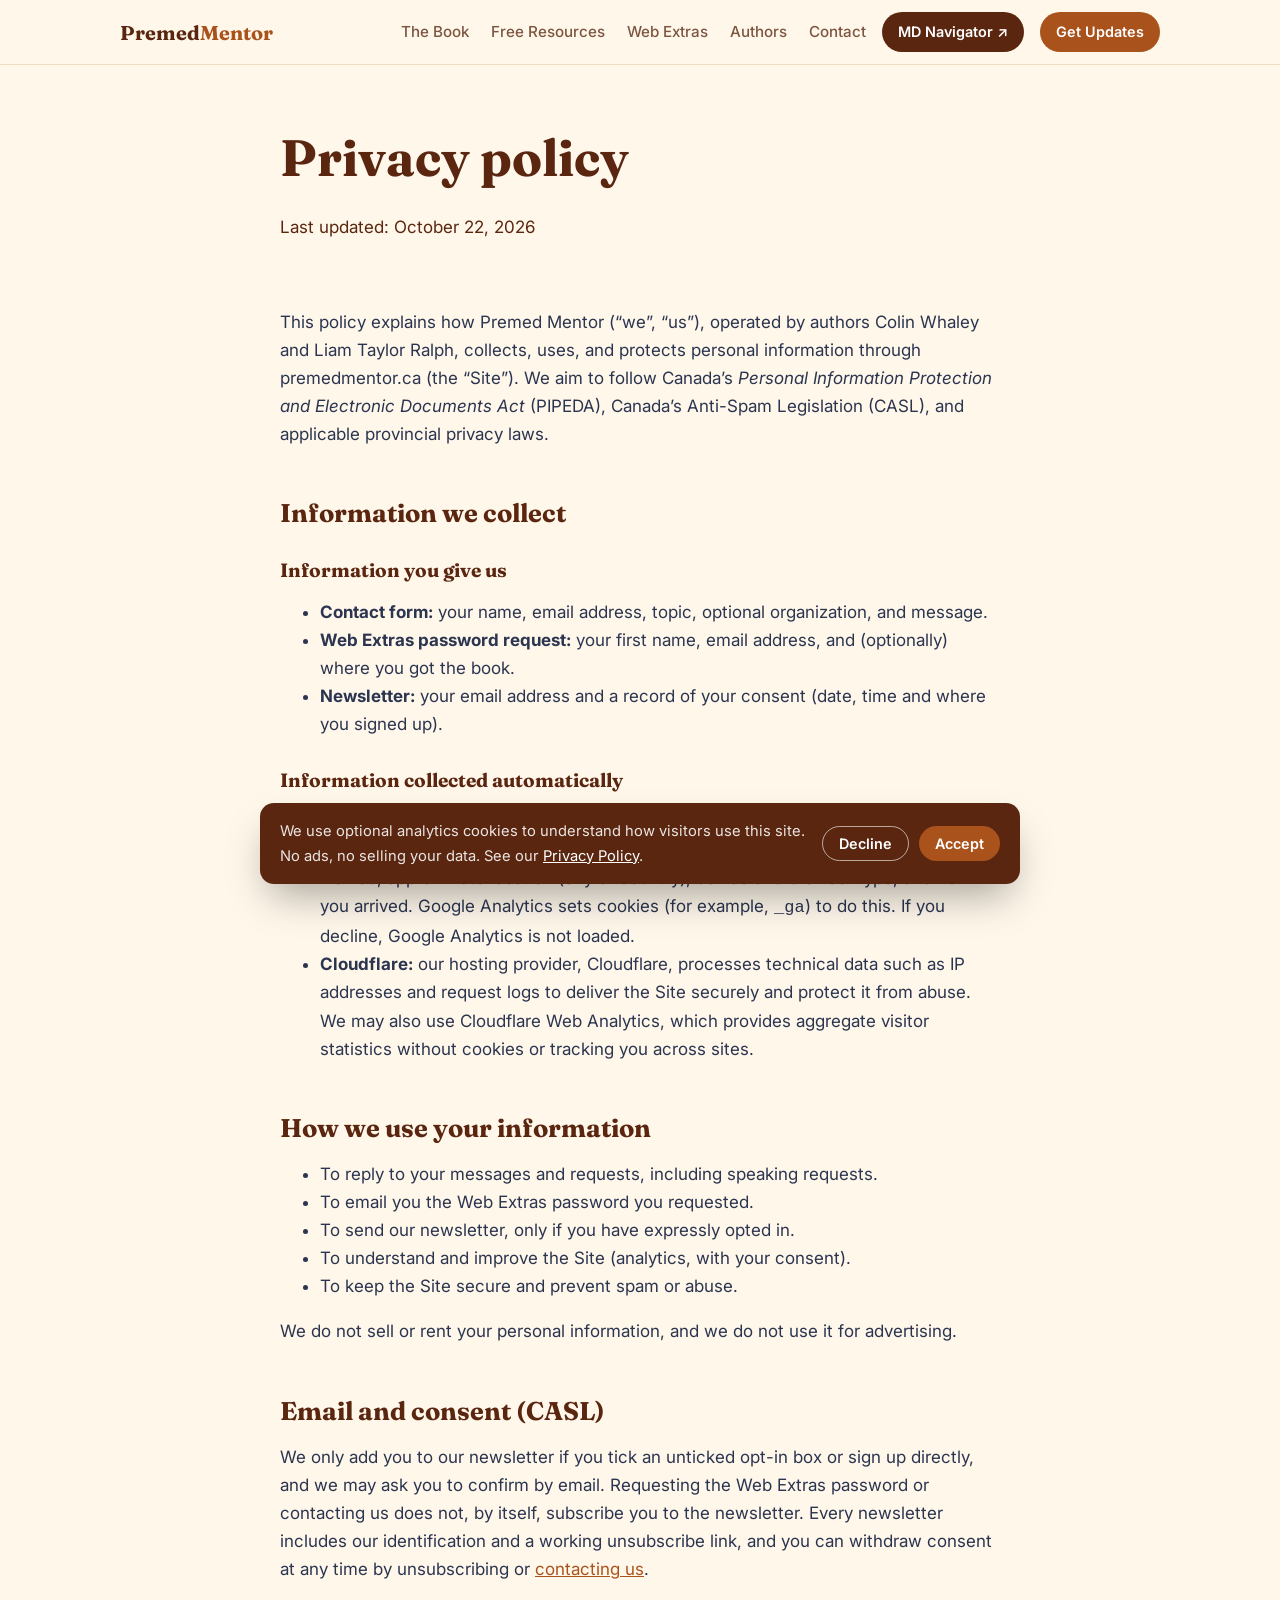
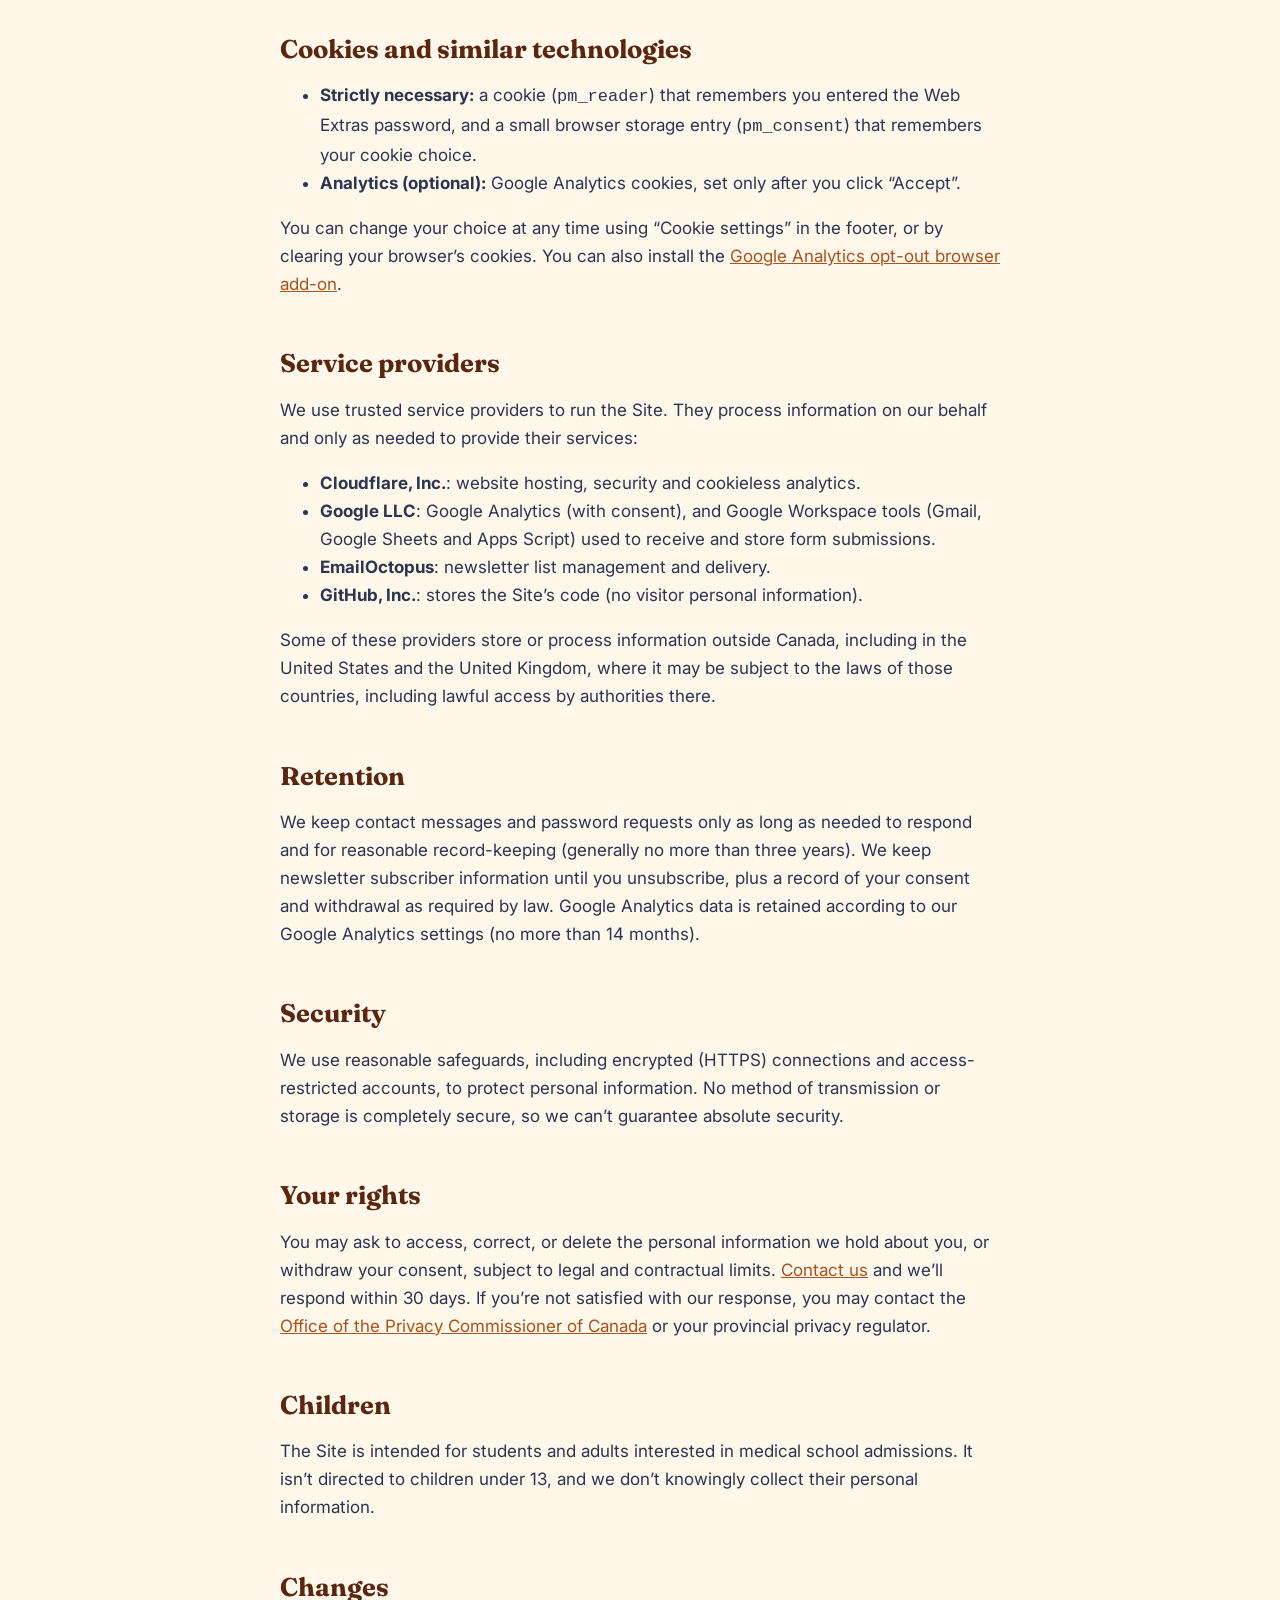
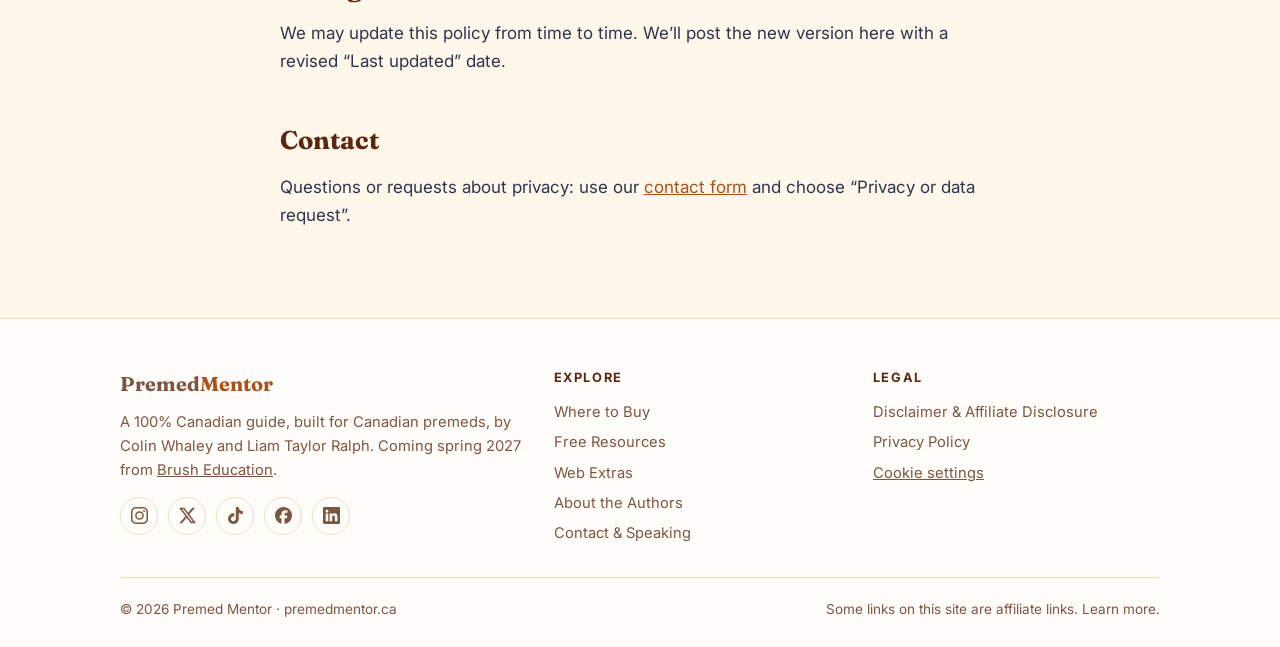
<file: privacy.html>
<!doctype html>
<html lang="en-CA">
<head>
<meta charset="utf-8">
<meta name="viewport" content="width=device-width, initial-scale=1">
<title>Privacy Policy — Premed Mentor</title>
<meta name="description" content="How premedmentor.ca collects, uses and protects personal information.">
<link rel="preconnect" href="https://fonts.googleapis.com">
<link rel="preconnect" href="https://fonts.gstatic.com" crossorigin>
<link href="https://fonts.googleapis.com/css2?family=Fraunces:opsz,wght@9..144,500;9..144,700&family=Inter:wght@400;500;600&display=swap" rel="stylesheet">
<link rel="stylesheet" href="/style.css?v=202610221005">
</head>
<body>
<div id="site-header"></div>

<main>
  <div class="page-head">
    <div class="wrap narrow">
      <h1>Privacy policy</h1>
      <p class="updated">Last updated: October 22, 2026</p>
    </div>
  </div>

  <section style="padding-top:8px">
    <div class="wrap narrow prose">
      <p>This policy explains how Premed Mentor (&ldquo;we&rdquo;, &ldquo;us&rdquo;), operated by authors Colin Whaley and Liam Taylor Ralph, collects, uses, and protects personal information through premedmentor.ca (the &ldquo;Site&rdquo;). We aim to follow Canada&rsquo;s <em>Personal Information Protection and Electronic Documents Act</em> (PIPEDA), Canada&rsquo;s Anti-Spam Legislation (CASL), and applicable provincial privacy laws.</p>

      <h2>Information we collect</h2>
      <h3>Information you give us</h3>
      <ul>
        <li><strong>Contact form:</strong> your name, email address, topic, optional organization, and message.</li>
        <li><strong>Web Extras password request:</strong> your first name, email address, and (optionally) where you got the book.</li>
        <li><strong>Newsletter:</strong> your email address and a record of your consent (date, time and where you signed up).</li>
      </ul>
      <h3>Information collected automatically</h3>
      <ul>
        <li><strong>Google Analytics (only if you accept):</strong> if you click &ldquo;Accept&rdquo; in our cookie banner, we use Google Analytics 4 to understand how visitors use the Site, such as pages viewed, approximate location (city or country), device and browser type, and how you arrived. Google Analytics sets cookies (for example, <code>_ga</code>) to do this. If you decline, Google Analytics is not loaded.</li>
        <li><strong>Cloudflare:</strong> our hosting provider, Cloudflare, processes technical data such as IP addresses and request logs to deliver the Site securely and protect it from abuse. We may also use Cloudflare Web Analytics, which provides aggregate visitor statistics without cookies or tracking you across sites.</li>
      </ul>

      <h2>How we use your information</h2>
      <ul>
        <li>To reply to your messages and requests, including speaking requests.</li>
        <li>To email you the Web Extras password you requested.</li>
        <li>To send our newsletter, only if you have expressly opted in.</li>
        <li>To understand and improve the Site (analytics, with your consent).</li>
        <li>To keep the Site secure and prevent spam or abuse.</li>
      </ul>
      <p>We do not sell or rent your personal information, and we do not use it for advertising.</p>

      <h2>Email and consent (CASL)</h2>
      <p>We only add you to our newsletter if you tick an unticked opt-in box or sign up directly, and we may ask you to confirm by email. Requesting the Web Extras password or contacting us does not, by itself, subscribe you to the newsletter. Every newsletter includes our identification and a working unsubscribe link, and you can withdraw consent at any time by unsubscribing or <a href="/contact?topic=privacy">contacting us</a>.</p>

      <h2>Cookies and similar technologies</h2>
      <ul>
        <li><strong>Strictly necessary:</strong> a cookie (<code>pm_reader</code>) that remembers you entered the Web Extras password, and a small browser storage entry (<code>pm_consent</code>) that remembers your cookie choice.</li>
        <li><strong>Analytics (optional):</strong> Google Analytics cookies, set only after you click &ldquo;Accept&rdquo;.</li>
      </ul>
      <p>You can change your choice at any time using &ldquo;Cookie settings&rdquo; in the footer, or by clearing your browser&rsquo;s cookies. You can also install the <a href="https://tools.google.com/dlpage/gaoptout" target="_blank" rel="noopener">Google Analytics opt-out browser add-on</a>.</p>

      <h2>Service providers</h2>
      <p>We use trusted service providers to run the Site. They process information on our behalf and only as needed to provide their services:</p>
      <ul>
        <li><strong>Cloudflare, Inc.</strong>: website hosting, security and cookieless analytics.</li>
        <li><strong>Google LLC</strong>: Google Analytics (with consent), and Google Workspace tools (Gmail, Google Sheets and Apps Script) used to receive and store form submissions.</li>
        <li><strong>EmailOctopus</strong>: newsletter list management and delivery.</li>
        <li><strong>GitHub, Inc.</strong>: stores the Site&rsquo;s code (no visitor personal information).</li>
      </ul>
      <p>Some of these providers store or process information outside Canada, including in the United States and the United Kingdom, where it may be subject to the laws of those countries, including lawful access by authorities there.</p>

      <h2>Retention</h2>
      <p>We keep contact messages and password requests only as long as needed to respond and for reasonable record-keeping (generally no more than three years). We keep newsletter subscriber information until you unsubscribe, plus a record of your consent and withdrawal as required by law. Google Analytics data is retained according to our Google Analytics settings (no more than 14 months).</p>

      <h2>Security</h2>
      <p>We use reasonable safeguards, including encrypted (HTTPS) connections and access-restricted accounts, to protect personal information. No method of transmission or storage is completely secure, so we can&rsquo;t guarantee absolute security.</p>

      <h2>Your rights</h2>
      <p>You may ask to access, correct, or delete the personal information we hold about you, or withdraw your consent, subject to legal and contractual limits. <a href="/contact?topic=privacy">Contact us</a> and we&rsquo;ll respond within 30 days. If you&rsquo;re not satisfied with our response, you may contact the <a href="https://www.priv.gc.ca/" target="_blank" rel="noopener">Office of the Privacy Commissioner of Canada</a> or your provincial privacy regulator.</p>

      <h2>Children</h2>
      <p>The Site is intended for students and adults interested in medical school admissions. It isn&rsquo;t directed to children under 13, and we don&rsquo;t knowingly collect their personal information.</p>

      <h2>Changes</h2>
      <p>We may update this policy from time to time. We&rsquo;ll post the new version here with a revised &ldquo;Last updated&rdquo; date.</p>

      <h2>Contact</h2>
      <p>Questions or requests about privacy: use our <a href="/contact?topic=privacy">contact form</a> and choose &ldquo;Privacy or data request&rdquo;.</p>
    </div>
  </section>
</main>

<div id="site-footer"></div>
<script src="/site.js?v=202610221005"></script>
</body>
</html>
</file>
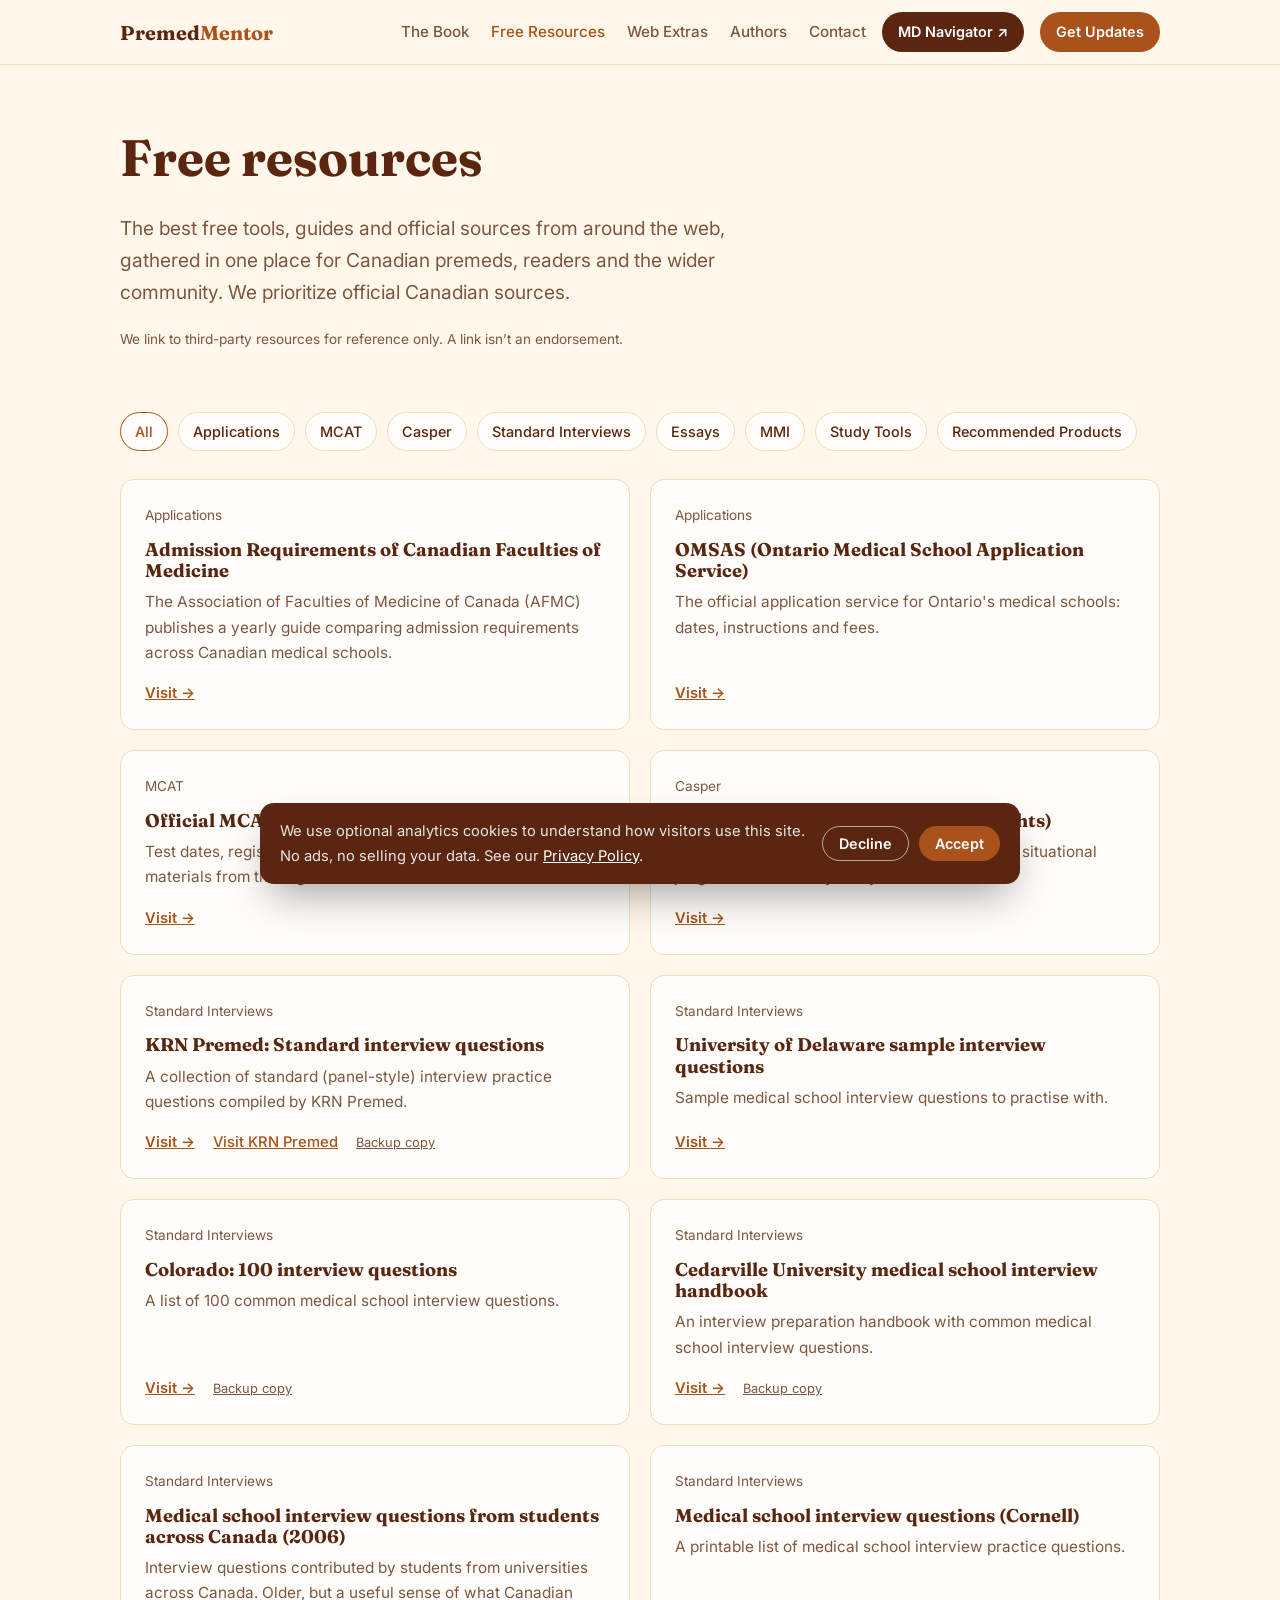
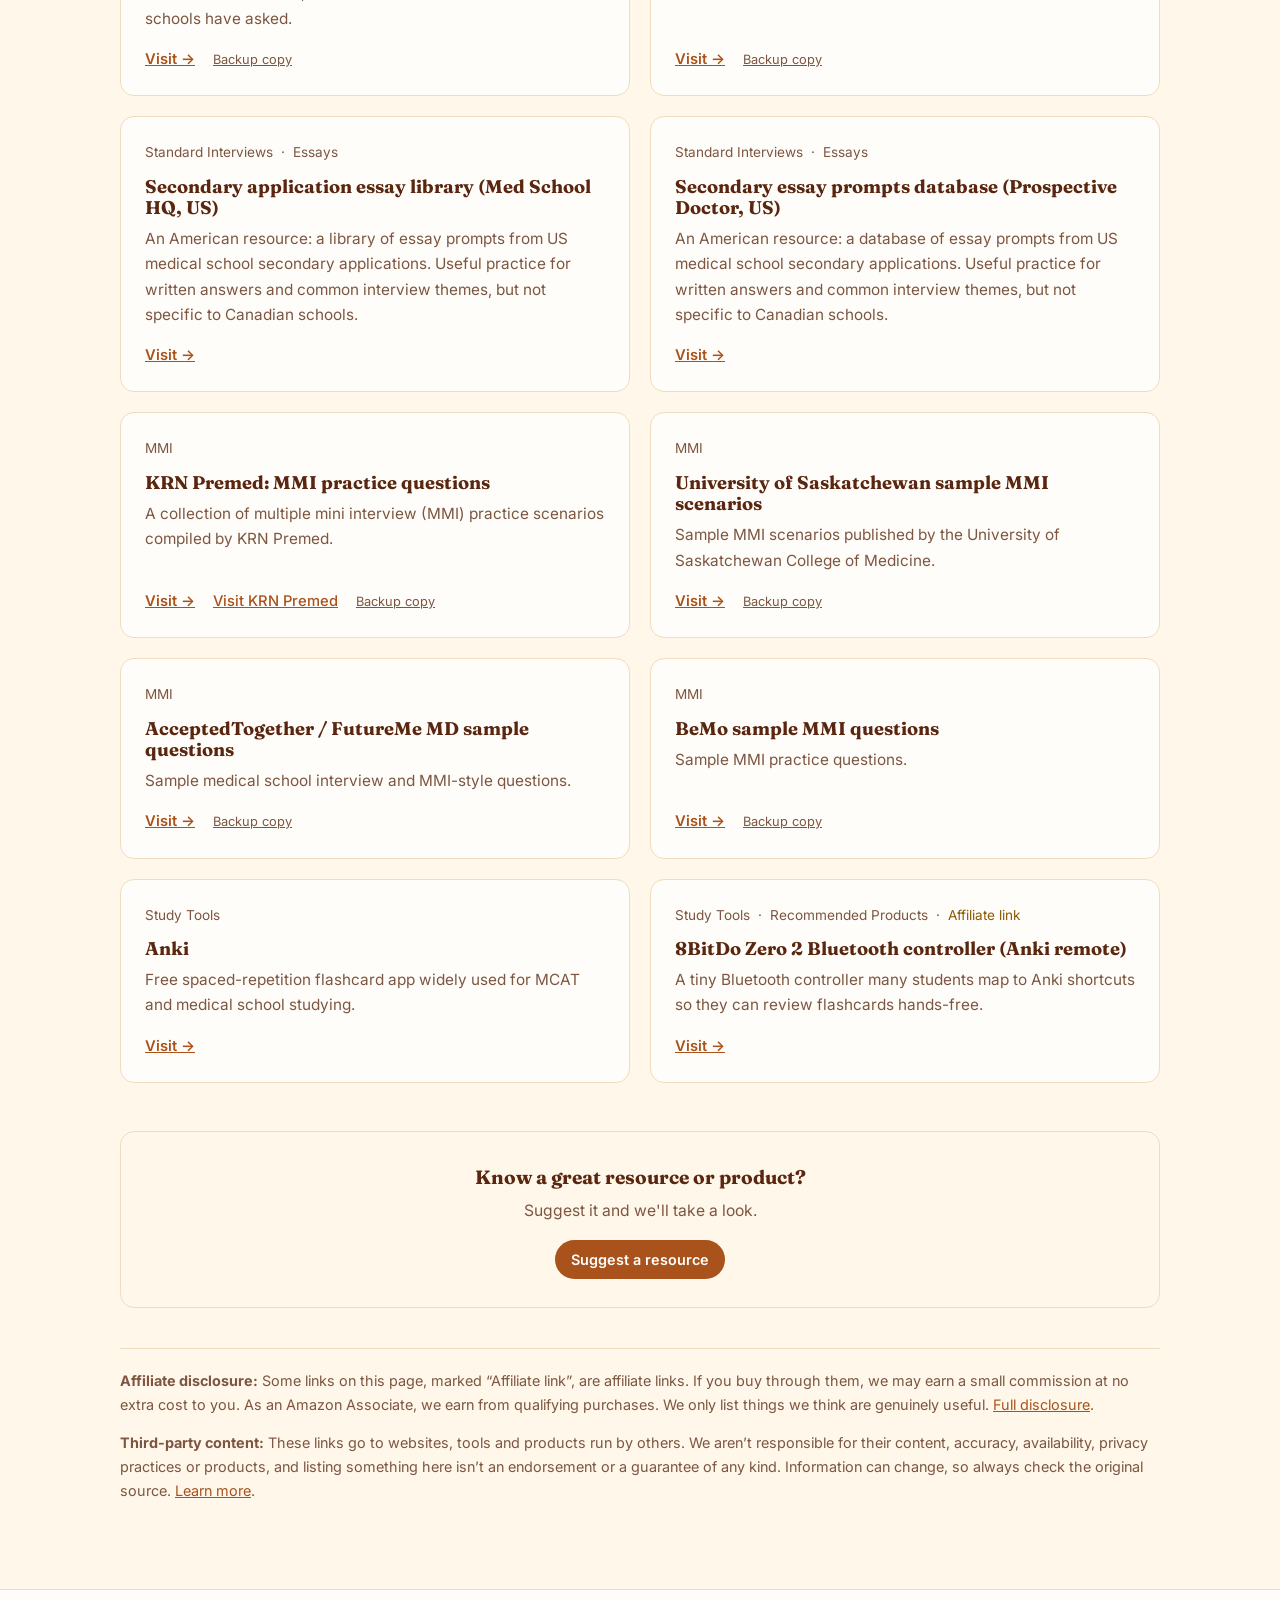
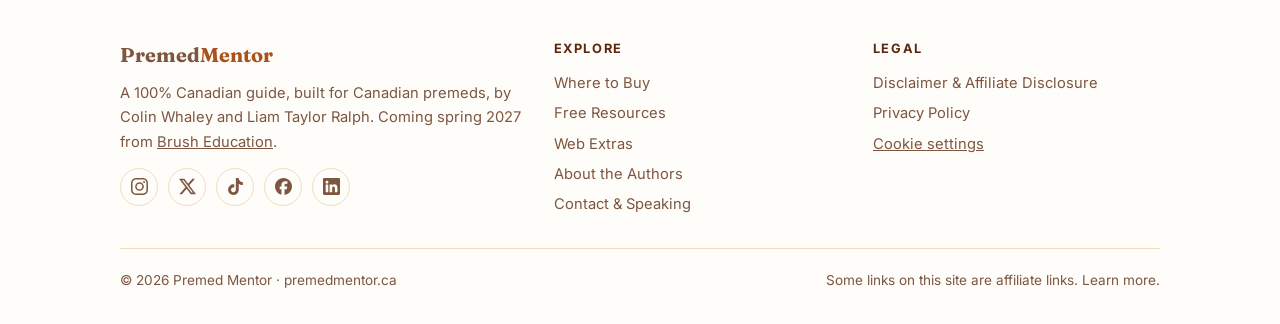
<file: resources.html>
<!doctype html>
<html lang="en-CA">
<head>
<meta charset="utf-8">
<meta name="viewport" content="width=device-width, initial-scale=1">
<title>Free Resources — Premed Mentor</title>
<meta name="description" content="A curated list of free resources for Canadian premed students, with a focus on official Canadian sources: applications, MCAT, Casper, interviews, study tools and more.">
<link rel="preconnect" href="https://fonts.googleapis.com">
<link rel="preconnect" href="https://fonts.gstatic.com" crossorigin>
<link href="https://fonts.googleapis.com/css2?family=Fraunces:opsz,wght@9..144,500;9..144,700&family=Inter:wght@400;500;600&display=swap" rel="stylesheet">
<link rel="stylesheet" href="/style.css?v=202610221005">
</head>
<body>
<div id="site-header"></div>

<main>
  <div class="page-head">
    <div class="wrap">
      <h1>Free resources</h1>
      <p class="lead">The best free tools, guides and official sources from around the web, gathered in one place for Canadian premeds, readers and the wider community. We prioritize official Canadian sources.</p>
      <p class="note-small" style="margin-top:8px">We link to third-party resources for reference only. A link isn&rsquo;t an endorsement.</p>
    </div>
  </div>

  <section style="padding-top:24px">
    <div class="wrap">
      <div class="filters" id="filters" aria-label="Filter by category"></div>
      <div class="res-list" id="res-list"><p>Loading resources&hellip;</p></div>
      <noscript><p>Please enable JavaScript to view the resource list.</p></noscript>

      <div class="card" style="margin-top:48px;text-align:center">
        <h3>Know a great resource or product?</h3>
        <p>Suggest it and we'll take a look.</p>
        <p style="margin-top:16px"><a class="btn small" href="/contact?topic=suggest">Suggest a resource</a></p>
      </div>

      <p class="disclosure-box" style="margin-top:40px">
        <strong>Affiliate disclosure:</strong> Some links on this page, marked &ldquo;Affiliate link&rdquo;, are affiliate links. If you buy through them, we may earn a small commission at no extra cost to you. As an Amazon Associate, we earn from qualifying purchases. We only list things we think are genuinely useful. <a href="/disclosures#affiliate">Full disclosure</a>.
      </p>
      <p class="disclosure-box" style="border-top:0;padding-top:0">
        <strong>Third-party content:</strong> These links go to websites, tools and products run by others. We aren&rsquo;t responsible for their content, accuracy, availability, privacy practices or products, and listing something here isn&rsquo;t an endorsement or a guarantee of any kind. Information can change, so always check the original source. <a href="/disclosures#third-party">Learn more</a>.
      </p>
    </div>
  </section>
</main>

<div id="site-footer"></div>
<script src="/site.js?v=202610221005"></script>
<script>
(async function () {
  const list = document.getElementById('res-list');
  const filters = document.getElementById('filters');
  const esc = (s) => String(s || '').replace(/[&<>"']/g, (c) => ({ '&': '&amp;', '<': '&lt;', '>': '&gt;', '"': '&quot;', "'": '&#39;' }[c]));
  let items = [];
  try {
    const res = await fetch('/resources.json', { cache: 'no-cache' });
    items = (await res.json()).resources || [];
  } catch (e) {
    list.innerHTML = '<p>Sorry, the resource list could not be loaded. Please refresh the page.</p>';
    return;
  }
  // category may be a single label or a list of labels
  items.forEach((r) => { r.cats = [].concat(r.category || []); });
  const cats = ['All', ...new Set(items.flatMap((r) => r.cats))];
  // Each category has its own URL, e.g. /resources/mcat or /resources/standard-interviews
  const slug = (c) => c.toLowerCase().replace(/&/g, 'and').replace(/[^a-z0-9]+/g, '-').replace(/^-|-$/g, '');
  const hrefFor = (c) => (c === 'All' ? '/resources' : '/resources/' + slug(c));
  const fromPath = () => {
    const s = location.pathname.replace(/^\/resources\/?/, '').replace(/\/$/, '');
    return cats.find((c) => c !== 'All' && slug(c) === s) || 'All';
  };
  let active = fromPath();
  function draw() {
    filters.innerHTML = cats.map((c) => `<a class="chip" href="${hrefFor(c)}" aria-pressed="${c === active}" data-cat="${esc(c)}">${esc(c)}</a>`).join('');
    document.title = (active === 'All' ? 'Free Resources' : active + ' Resources') + ' — Premed Mentor';
    const shown = items.filter((r) => active === 'All' || r.cats.includes(active));
    list.innerHTML = shown.map((r) => `
      <article class="res">
        <div class="meta">${r.cats.map((c) => `<span class="tag">${esc(c)}</span>`).join('')}${r.affiliate ? '<span class="tag aff">Affiliate link</span>' : ''}</div>
        <h3><a href="${esc(r.url)}" target="_blank" rel="noopener${r.affiliate ? ' sponsored nofollow' : ''}">${esc(r.title)}</a></h3>
        <p>${esc(r.description)}</p>
        <div class="go">
          <a href="${esc(r.url)}" target="_blank" rel="noopener${r.affiliate ? ' sponsored nofollow' : ''}">Visit &rarr;</a>
          ${r.extra ? `<a class="extra" href="${esc(r.extra.url)}" target="_blank" rel="noopener">${esc(r.extra.label)}</a>` : ''}
          ${r.backup ? `<a class="backup" href="${esc(r.backup)}" target="_blank" rel="noopener">Backup copy</a>` : ''}
        </div>
      </article>`).join('') || '<p>No resources in this category yet.</p>';
  }
  filters.addEventListener('click', (e) => {
    const b = e.target.closest('[data-cat]');
    if (!b || e.metaKey || e.ctrlKey || e.shiftKey) return;
    e.preventDefault();
    active = b.dataset.cat;
    history.pushState(null, '', hrefFor(active));
    draw();
  });
  window.addEventListener('popstate', () => { active = fromPath(); draw(); });
  draw();
})();
</script>
</body>
</html>
</file>
<file: style.css>
/* Premed Mentor — shared styles */
:root {
  --ink: #5a2610;
  --ink-soft: #7d5641;
  --paper: #fff7ea;
  --card: #fffdf9;
  --accent: #a9521b;
  --accent-dark: #833d10;
  --line: #f0dcc0;
  --ok: #2f7d4f;
  --max: 1080px;
}
* { box-sizing: border-box; }
html { scroll-behavior: smooth; }
body {
  margin: 0;
  font-family: Inter, system-ui, -apple-system, sans-serif;
  color: var(--ink);
  background: var(--paper);
  line-height: 1.65;
  font-size: 17px;
}
h1, h2, h3 { font-family: Fraunces, Georgia, serif; line-height: 1.15; margin: 0 0 .5em; }
a { color: var(--accent); }
img { max-width: 100%; }
.wrap { max-width: var(--max); margin: 0 auto; padding: 0 20px; }
.narrow { max-width: 760px; }

/* Header */
header.nav { position: sticky; top: 0; background: rgba(255,247,234,.94); backdrop-filter: blur(8px); border-bottom: 1px solid var(--line); z-index: 20; }
header.nav .wrap { display: flex; align-items: center; justify-content: space-between; height: 64px; gap: 16px; }
.brand { font-family: Fraunces, serif; font-weight: 700; font-size: 1.25rem; color: var(--ink); text-decoration: none; white-space: nowrap; }
.brand span { color: var(--accent); }
nav.links { display: flex; align-items: center; gap: 22px; margin-left: auto; }
nav.links a { color: var(--ink-soft); text-decoration: none; font-weight: 500; font-size: .95rem; white-space: nowrap; }
nav.links a:hover, nav.links a[aria-current="page"] { color: var(--accent); }
.nav-callout.btn { background: var(--ink); color: #fff; white-space: nowrap; flex: none; }
.nav-updates.btn { color: #fff; white-space: nowrap; flex: none; }
nav.links a.menu-only { display: none; }
.nav-callout.btn:hover { background: #3f1909; }
.sr-only { position: absolute; width: 1px; height: 1px; overflow: hidden; clip: rect(0 0 0 0); white-space: nowrap; }
.menu-btn { display: none; background: none; border: 1px solid var(--line); border-radius: 8px; padding: 6px 8px; font: inherit; color: var(--ink); cursor: pointer; line-height: 0; }

/* Buttons */
.btn { display: inline-block; background: var(--accent); color: #fff; padding: 13px 24px; border-radius: 999px; text-decoration: none; font-weight: 600; transition: background .2s; border: 0; cursor: pointer; font-size: 1rem; font-family: inherit; }
.btn:hover { background: var(--accent-dark); }
.btn:disabled { opacity: .6; cursor: wait; }
.btn.ghost { background: transparent; color: var(--ink); border: 1.5px solid var(--ink); }
.btn.ghost:hover { background: var(--ink); color: #fff; }
.btn.small { padding: 8px 16px; font-size: .9rem; }

/* Hero */
.hero { padding: 80px 0 72px; background: linear-gradient(180deg, #fccf86 0%, #fde3b5 55%, var(--paper) 100%); }
.hero .wrap { display: grid; grid-template-columns: 1.2fr .8fr; gap: 56px; align-items: center; }
.eyebrow { text-transform: uppercase; letter-spacing: .14em; font-size: .8rem; font-weight: 600; color: var(--accent); margin-bottom: 14px; }
.hero h1 { font-size: clamp(2.4rem, 5vw, 3.8rem); }
.lead { font-size: 1.2rem; color: var(--ink-soft); max-width: 34em; }
.pill { display: inline-block; margin-left: 10px; padding: 3px 10px; border-radius: 999px; background: var(--accent); color: #fff; letter-spacing: .08em; font-size: .72rem; vertical-align: 1px; }
.publisher { display: inline-flex; align-items: center; gap: 14px; margin-top: 28px; padding: 10px 18px; border: 1px solid var(--line); border-radius: 12px; background: var(--card); text-decoration: none; color: var(--ink-soft); font-size: .85rem; font-weight: 500; transition: border-color .15s; }
.publisher:hover { border-color: var(--accent); }
.publisher img { height: 30px; width: auto; filter: brightness(0); opacity: .85; }
.ctas { display: flex; gap: 14px; flex-wrap: wrap; margin-top: 28px; }
.page-head { padding: 64px 0 24px; }
.page-head h1 { font-size: clamp(2.1rem, 4.5vw, 3.2rem); }

/* Book cover: a 3D book (front, spine, page edges, back) that turns on hover, or on tap on touch screens */
.book-wrap { --w: min(300px, 74vw); --t: 56px; perspective: 1600px; display: flex; justify-content: center; padding: 10px 0 20px; cursor: pointer; -webkit-tap-highlight-color: transparent; }
.book { position: relative; width: var(--w); height: calc(var(--w) * 1.5); transform-style: preserve-3d; transform: rotateY(0deg); transition: transform .8s cubic-bezier(.2,.7,.2,1); }
.book > * { position: absolute; }
.book img { inset: 0; width: 100%; height: 100%; border-radius: 2px 5px 5px 2px; transform: translateZ(calc(var(--t) / 2)); }
.book .back { inset: 0; background: #e6a457; border-radius: 2px 5px 5px 2px; transform: translateZ(calc(var(--t) / -2)); box-shadow: 0 30px 50px -18px rgba(90,38,16,.55); }
.book .spine { top: 0; left: calc(var(--t) / -2); width: var(--t); height: 100%; transform: rotateY(-90deg); background: linear-gradient(90deg, #c97a2f, #f0b764 45%, #d8913f); }
.book .pages { top: 4px; left: calc(var(--w) - var(--t) / 2 - 3px); width: calc(var(--t) - 2px); height: calc(100% - 8px); transform: rotateY(90deg); background: repeating-linear-gradient(90deg, #fffaf0 0 2px, #eadcc6 2px 3px); }
.book-wrap:hover .book, .book-wrap.turned .book { transform: rotateY(-38deg); }
@media (hover: none) { .book-wrap:hover .book { transform: rotateY(0deg); } .book-wrap.turned .book { transform: rotateY(-38deg); } }
@media (prefers-reduced-motion: reduce) { .book { transition: none; } }

/* Sections */
section { padding: 72px 0; }
section.alt { background: var(--card); border-top: 1px solid var(--line); border-bottom: 1px solid var(--line); }
section h2 { font-size: clamp(1.8rem, 3.5vw, 2.5rem); }
.section-lead { color: var(--ink-soft); max-width: 40em; margin-bottom: 40px; }

.grid { display: grid; grid-template-columns: repeat(3, 1fr); gap: 24px; }
.grid.two { grid-template-columns: repeat(2, 1fr); }
.card { background: var(--paper); border: 1px solid var(--line); border-radius: 14px; padding: 28px; }
.card .num { font-family: Fraunces, serif; color: var(--accent); font-size: 1.6rem; font-weight: 700; }
.card h3 { font-size: 1.2rem; margin-top: 6px; }
.card p { margin: 0; color: var(--ink-soft); font-size: .98rem; }

.cover-note { text-align: center; color: var(--ink-soft); font-size: .8rem; font-style: italic; margin: 4px 0 0; }

/* Key topics */
.topics { columns: 2; column-gap: 48px; margin: 0; padding: 0; list-style: none; }
.topics li { break-inside: avoid; padding: 12px 0; border-bottom: 1px solid var(--line); font-size: 1.02rem; }
@media (max-width: 1000px) {
  .menu-btn { display: inline-block; }
  .nav-callout { margin-left: auto; padding: 7px 12px; font-size: .85rem; }
  .nav-updates { padding: 7px 12px; font-size: .85rem; }
  header.nav .wrap { gap: 10px; }
  .brand { font-size: 1.1rem; }
  nav.links { display: none; position: absolute; top: 64px; left: 0; right: 0; background: var(--paper); border-bottom: 1px solid var(--line); flex-direction: column; align-items: flex-start; padding: 16px 20px; gap: 14px; }
  nav.links.open { display: flex; }
}
@media (max-width: 860px) { .topics { columns: 1; } }

/* Store buttons */
.stores { display: grid; grid-template-columns: repeat(4, 1fr); gap: 16px; }
.store { display: flex; flex-direction: column; align-items: center; justify-content: center; gap: 12px; min-height: 120px; padding: 20px; background: var(--card); border: 1px solid var(--line); border-radius: 14px; text-decoration: none; color: var(--ink); font-weight: 600; font-size: .95rem; transition: transform .15s, box-shadow .15s, border-color .15s; }
.store:hover { transform: translateY(-2px); box-shadow: 0 12px 24px -12px rgba(90,38,16,.25); border-color: var(--accent); }
.store img { height: 40px; width: auto; max-width: 170px; object-fit: contain; }
.store small { color: var(--ink-soft); font-weight: 400; font-size: .82rem; }
.note-small { color: var(--ink-soft); font-size: .85rem; margin-top: 16px; }

/* Authors */
.author-card { display: grid; grid-template-columns: 120px 1fr; gap: 28px; align-items: start; }
.avatar { width: 120px; height: 120px; border-radius: 50%; background: var(--line); display: grid; place-items: center; font-family: Fraunces, serif; font-size: 2.2rem; color: var(--ink-soft); }
img.avatar { object-fit: cover; display: block; }
.avatar.small { width: 72px; height: 72px; margin-bottom: 14px; }
.author-card h3 { font-size: 1.5rem; margin-bottom: .2em; }
.author-card .role { color: var(--accent); font-weight: 600; font-size: .9rem; margin-bottom: 12px; }
.author-card p { color: var(--ink-soft); margin: 0 0 12px; }
.chips { display: flex; flex-wrap: wrap; gap: 10px; margin-top: 14px; }
.chip { display: inline-flex; align-items: center; gap: 8px; padding: 7px 14px; border-radius: 999px; border: 1px solid var(--line); background: var(--card); color: var(--ink); text-decoration: none; font-size: .9rem; font-weight: 500; cursor: pointer; font-family: inherit; }
.chip:hover, .chip[aria-pressed="true"] { border-color: var(--accent); color: var(--accent); }
.chip svg { width: 16px; height: 16px; fill: currentColor; }

/* Forms */
.caveat { background: #fff6e0; border: 1px solid #f1dca6; border-radius: 10px; padding: 14px 16px; font-size: .92rem; color: #5c4300; }
.form { display: grid; gap: 18px; }
.form .row { display: grid; grid-template-columns: 1fr 1fr; gap: 18px; }
.form label { display: block; font-weight: 600; font-size: .92rem; margin-bottom: 6px; }
.form .opt { color: var(--ink-soft); font-weight: 400; }
.form input[type=text], .form input[type=email], .form input[type=password], .form select, .form textarea {
  width: 100%; padding: 12px 14px; border: 1px solid #e3c9a6; border-radius: 10px; font: inherit; background: #fff; color: var(--ink);
}
.form textarea { min-height: 160px; resize: vertical; }
.form select { appearance: none; -webkit-appearance: none; padding-right: 44px; cursor: pointer; background-image: url("data:image/svg+xml,%3Csvg xmlns=%27http://www.w3.org/2000/svg%27 width=%2712%27 height=%278%27 viewBox=%270 0 12 8%27%3E%3Cpath d=%27M1 1.5l5 5 5-5%27 fill=%27none%27 stroke=%27%235a2610%27 stroke-width=%271.8%27 stroke-linecap=%27round%27 stroke-linejoin=%27round%27/%3E%3C/svg%3E"); background-repeat: no-repeat; background-position: right 16px center; background-size: 12px 8px; }
.form input:focus, .form select:focus, .form textarea:focus { outline: 2px solid var(--accent); outline-offset: 1px; border-color: transparent; }
.check { display: flex; gap: 10px; align-items: flex-start; font-size: .92rem; color: var(--ink-soft); }
.check input { margin-top: 4px; width: 18px; height: 18px; flex: none; }
.check label { font-weight: 400; margin: 0; }
.hp { position: absolute; left: -9999px; width: 1px; height: 1px; overflow: hidden; }
.status { padding: 14px 16px; border-radius: 10px; font-size: .95rem; display: none; }
.status.show { display: block; }
.status.ok { background: #e8f4ec; color: var(--ok); }
.status.err { background: #fbeaec; color: var(--accent-dark); }
.form-card { background: var(--card); border: 1px solid var(--line); border-radius: 18px; padding: 36px; }

/* Signup band */
.signup { background: var(--ink); color: #fff; border-radius: 20px; padding: 56px; text-align: center; }
.signup h2 { color: #fff; }
.signup p { color: rgba(255,255,255,.82); max-width: 36em; margin: 0 auto 24px; }
.signup .form { max-width: 520px; margin: 0 auto; text-align: left; }
.signup .inline { display: flex; gap: 12px; flex-wrap: wrap; }
.signup .inline input { flex: 1 1 220px; border: 0; border-radius: 999px; padding: 13px 20px; }
.signup .check { color: rgba(255,255,255,.75); }
.signup .check a { color: #fff; }

/* Resources */
.filters { display: flex; flex-wrap: wrap; gap: 10px; margin-bottom: 28px; }
.res-list { display: grid; grid-template-columns: repeat(2, 1fr); gap: 20px; }
.res { background: var(--card); border: 1px solid var(--line); border-radius: 14px; padding: 24px; display: flex; flex-direction: column; gap: 8px; }
.res .meta { display: flex; gap: 8px; flex-wrap: wrap; align-items: center; }
.tag { font-size: .85rem; color: var(--ink-soft); }
.tag + .tag::before { content: "\00b7"; margin-right: 8px; }
.tag.aff { color: #8a5a00; }
.res h3 { font-size: 1.15rem; margin: 4px 0 0; }
.res h3 a { color: var(--ink); text-decoration: none; }
.res h3 a:hover { color: var(--accent); }
.res p { margin: 0; color: var(--ink-soft); font-size: .96rem; }
.res .go { margin-top: auto; padding-top: 8px; font-weight: 600; font-size: .92rem; display: flex; flex-wrap: wrap; align-items: baseline; gap: 6px 18px; }
.res .go .extra { font-weight: 500; }
.res .go .backup { font-weight: 400; font-size: .8rem; color: var(--ink-soft); }
.disclosure-box { border-top: 1px solid var(--line); padding-top: 20px; font-size: .9rem; color: var(--ink-soft); }

/* Prose pages */
.prose h2 { font-size: 1.6rem; margin-top: 2em; }
.prose h3 { font-size: 1.2rem; margin-top: 1.6em; }
.prose p, .prose li { color: #2b3550; }
.prose .updated { color: var(--ink-soft); font-size: .9rem; }

/* Footer */
footer.site { padding: 48px 0 32px; color: var(--ink-soft); font-size: .92rem; border-top: 1px solid var(--line); background: var(--card); }
footer.site .cols { display: grid; grid-template-columns: 1.4fr 1fr 1fr; gap: 32px; }
footer.site h4 { font-family: Inter, sans-serif; font-size: .8rem; text-transform: uppercase; letter-spacing: .12em; color: var(--ink); margin: 0 0 12px; }
footer.site ul { list-style: none; padding: 0; margin: 0; display: grid; gap: 6px; }
footer.site a { color: var(--ink-soft); text-decoration: none; }
footer.site a:hover { color: var(--accent); }
footer.site .social { display: flex; gap: 10px; margin-top: 14px; }
footer.site .social a { width: 38px; height: 38px; border-radius: 50%; border: 1px solid var(--line); display: grid; place-items: center; }
footer.site .social svg { width: 17px; height: 17px; fill: currentColor; }
footer.site .legal { margin-top: 32px; padding-top: 20px; border-top: 1px solid var(--line); display: flex; justify-content: space-between; flex-wrap: wrap; gap: 12px; font-size: .85rem; }
.linkish { background: none; border: 0; padding: 0; font: inherit; color: var(--ink-soft); cursor: pointer; text-decoration: underline; }

/* Cookie banner */
.cookie { position: fixed; left: 16px; right: 16px; bottom: 16px; max-width: 760px; margin: 0 auto; background: var(--ink); color: #fff; border-radius: 14px; padding: 16px 20px; display: none; gap: 16px; align-items: center; justify-content: space-between; z-index: 50; box-shadow: 0 20px 40px -10px rgba(0,0,0,.35); font-size: .92rem; }
.cookie.show { display: flex; }
.cookie p { margin: 0; color: rgba(255,255,255,.88); }
.cookie a { color: #fff; }
.cookie .actions { display: flex; gap: 10px; flex: none; }
.cookie .btn.ghost { color: #fff; border-color: rgba(255,255,255,.6); }

@media (max-width: 860px) {
  .hero .wrap, .grid, .grid.two, .res-list, footer.site .cols { grid-template-columns: 1fr; }
  .stores { grid-template-columns: repeat(2, 1fr); }
  .hero { padding: 48px 0; }
  .author-card { grid-template-columns: 1fr; }
  .signup, .form-card { padding: 32px 20px; }
  .form .row { grid-template-columns: 1fr; }
  .cookie { flex-direction: column; align-items: stretch; }
}
@media (max-width: 480px) {
  .nav-updates { display: none; }
  nav.links.open a.menu-only { display: block; }
}
@media (max-width: 420px) { .stores { grid-template-columns: 1fr; } }
</file>
